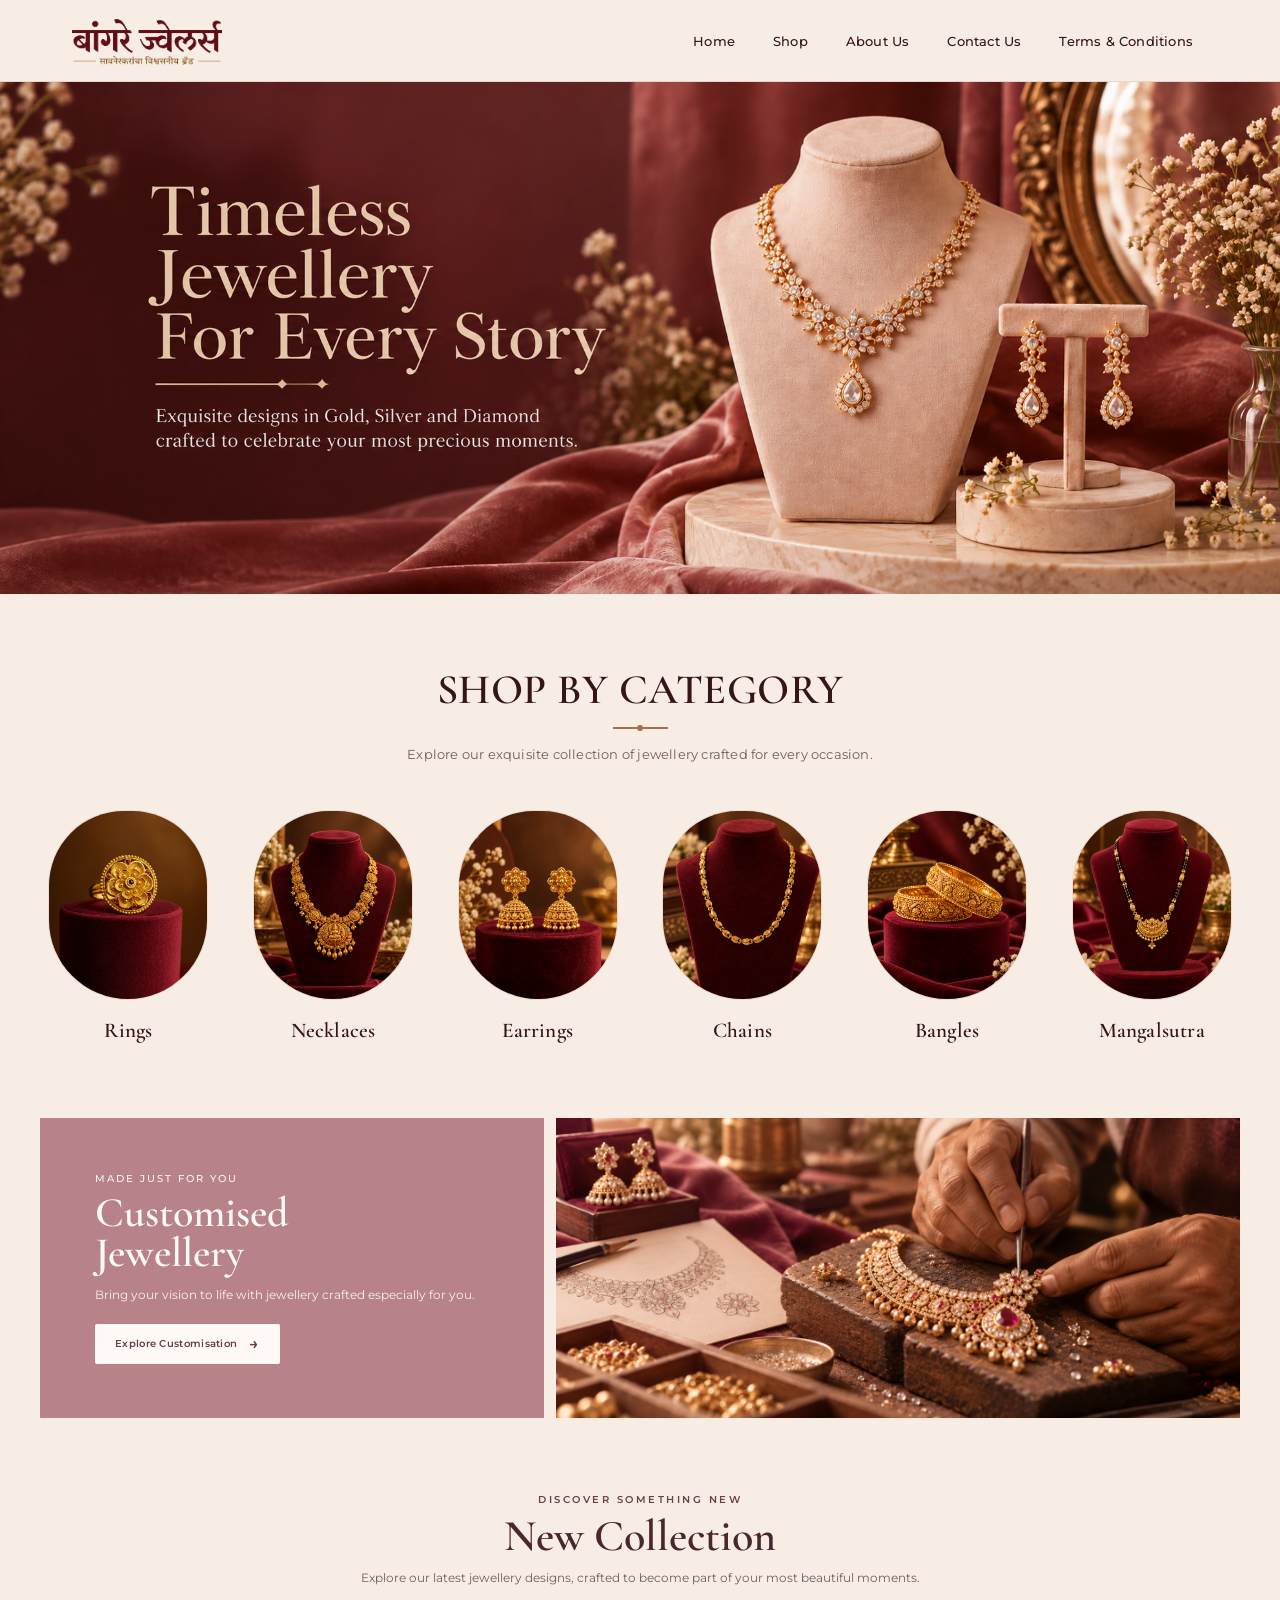
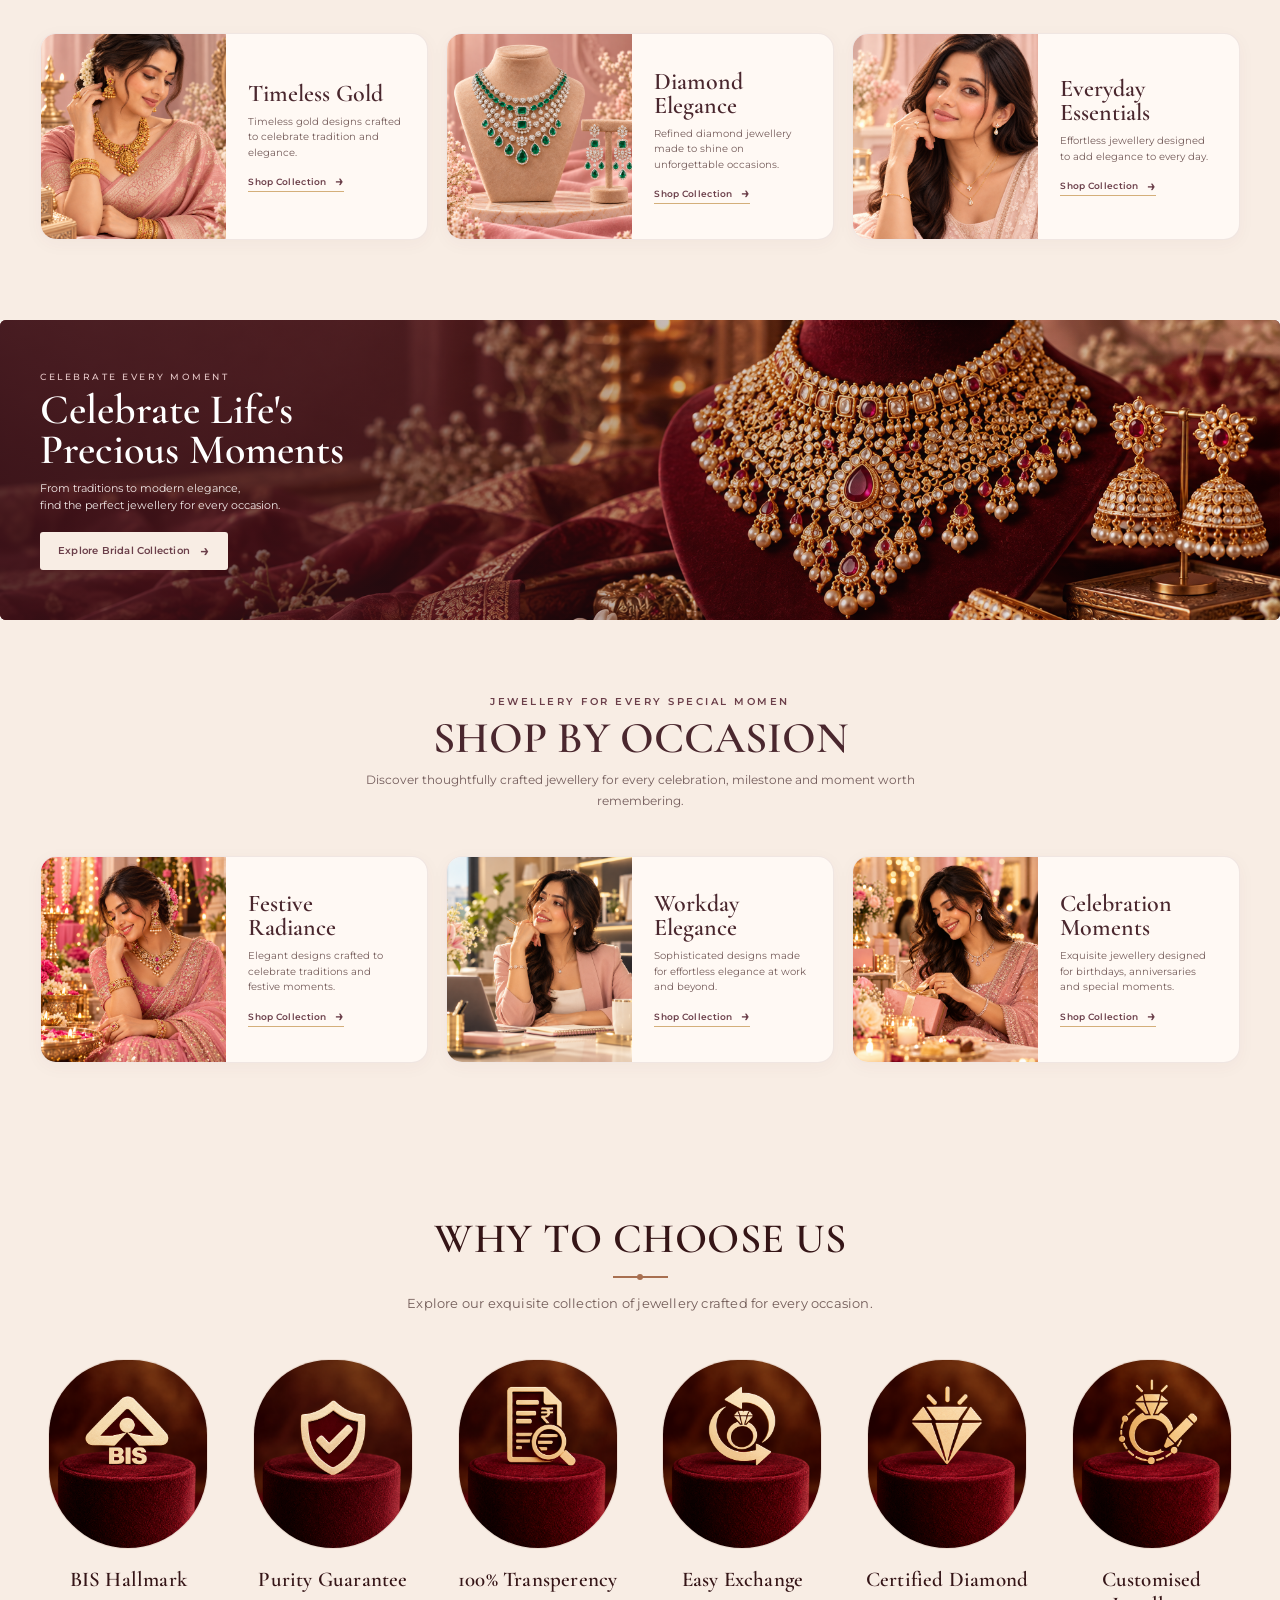
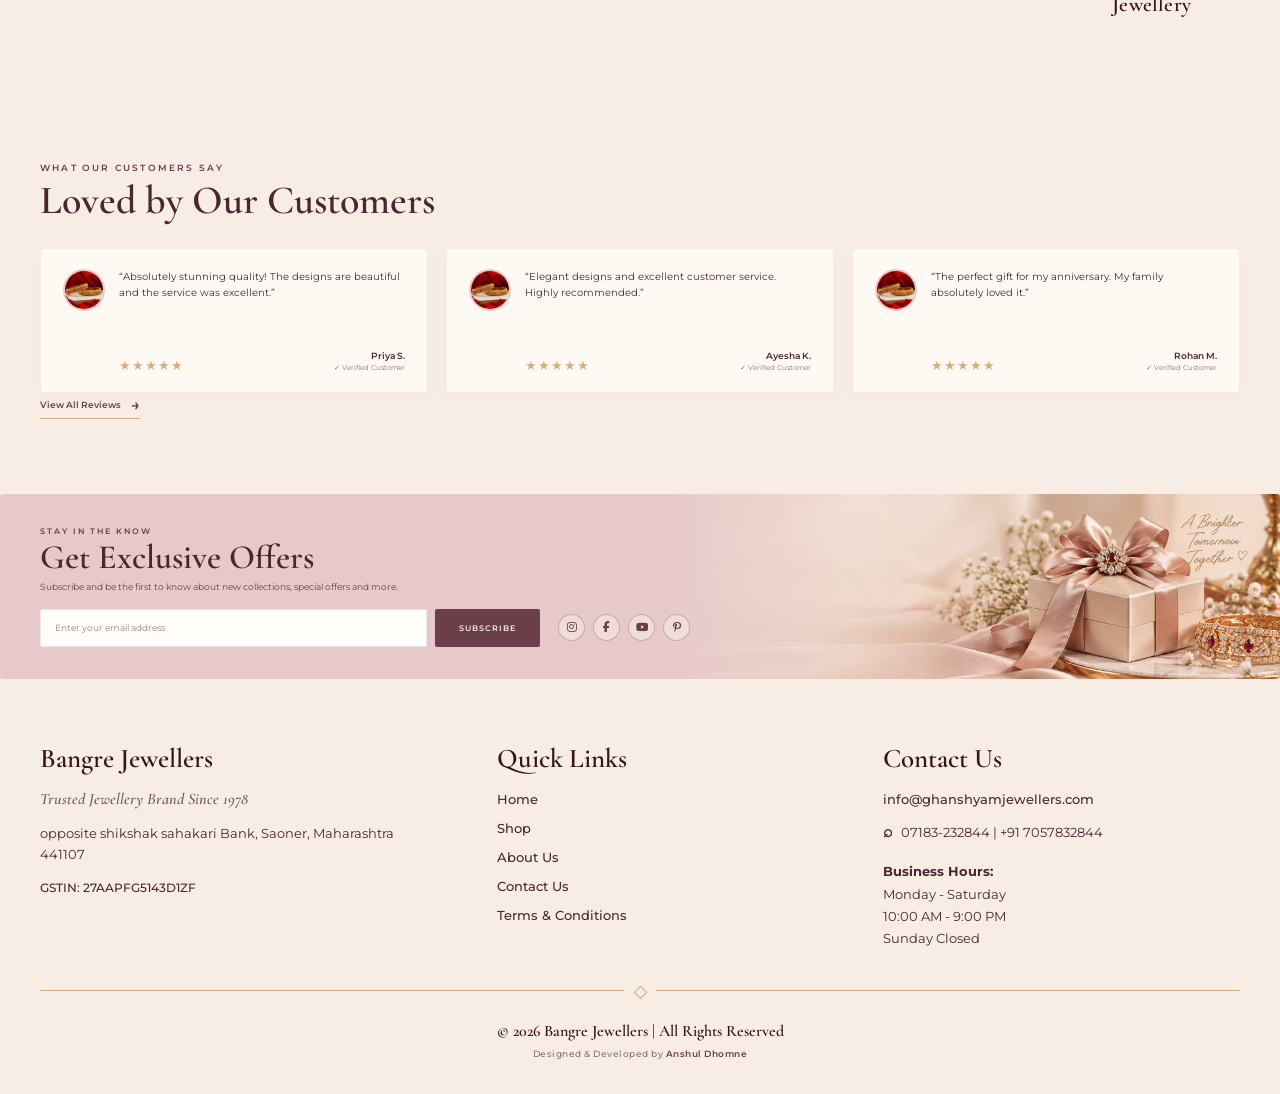
<file: index.html>
<!DOCTYPE html>
<html lang="en">

<head>
    <meta charset="UTF-8">
    <meta name="viewport" content="width=device-width, initial-scale=1.0">

    <title>Bangre Jewellers</title>

    <!-- Google Font -->
    <link rel="preconnect" href="https://fonts.googleapis.com">
    <link rel="preconnect" href="https://fonts.gstatic.com" crossorigin>

    <link
        href="https://fonts.googleapis.com/css2?family=Cormorant+Garamond:wght@400;500;600;700&family=Montserrat:wght@400;500;600&display=swap"
        rel="stylesheet">
    <link rel="stylesheet" href="https://cdnjs.cloudflare.com/ajax/libs/font-awesome/6.5.2/css/all.min.css">
    <!-- CSS -->
    <link rel="stylesheet" href="style/index.css">
</head>

<body>

    <!-- ================= HEADER START ================= -->

    <header class="header">

        <div class="header-container">

            <!-- LOGO -->
            <a href="#" class="logo">
                <img src="assets/logo/logo.png" alt="Bangre Jewellers">
            </a>


            <!-- NAVIGATION -->
            <nav class="navigation">

                <a href="index.html" class="nav-link ">
                    Home
                </a>

                <a href="collection.html" class="nav-link">
                    Shop
                </a>

                <a href="about.html" class="nav-link">
                    About Us
                </a>

                <a href="contact.html" class="nav-link">
                    Contact Us
                </a>

                <a href="termandcondition.html" class="nav-link">
                    Terms & Conditions
                </a>

            </nav>

        </div>

    </header>
    <!-- ================= HEADER END ================= -->

    <!-- ================= HERO / BANNER ================= -->

    <main>

        <section class="hero">

            <img src="assets/home/home_main_banner.png" alt="Luxury Jewellery Collection" class="hero-image">

            <!-- Optional overlay -->
            <div class="hero-overlay"></div>

        </section>

    </main>

    <!-- ================= HERO / BANNER END ================= -->

    <!-- ================= SHOP BY CATEGORY ================= -->

    <section class="shop-category">

        <div class="category-heading">

            <h2>Shop By Category</h2>

            <span class="heading-line"></span>

            <p>
                Explore our exquisite collection of jewellery
                crafted for every occasion.
            </p>

        </div>


        <div class="category-container">


            <!-- CATEGORY 1 -->
            <a href="#" class="category-card">

                <div class="category-image">

                    <img src="assets/shop_by_category/Gold_ring.png" alt="Rings">

                </div>

                <h3>Rings</h3>

            </a>


            <!-- CATEGORY 2 -->
            <a href="#" class="category-card">

                <div class="category-image">

                    <img src="assets/shop_by_category/gold_necklace.png" alt="Necklaces">

                </div>

                <h3>Necklaces</h3>

            </a>


            <!-- CATEGORY 3 -->
            <a href="#" class="category-card">

                <div class="category-image">

                    <img src="assets/shop_by_category/gold_earring.png" alt="Earrings">

                </div>

                <h3>Earrings</h3>

            </a>


            <!-- CATEGORY 4 -->
            <a href="#" class="category-card">

                <div class="category-image">

                    <img src="assets/shop_by_category/gold_chain.png" alt="Chains">

                </div>

                <h3>Chains</h3>

            </a>


            <!-- CATEGORY 5 -->

            <a href="#" class="category-card">

                <div class="category-image">

                    <img src="assets/shop_by_category/gold_bangles.png" alt="Bangles">

                </div>

                <h3>Bangles</h3>

            </a>


            <!-- CATEGORY 6 -->

            <a href="#" class="category-card">

                <div class="category-image">

                    <img src="assets/shop_by_category/gold_poth.png" alt="Mangalsutra">

                </div>

                <h3>Mangalsutra</h3>

            </a>


        </div>

    </section>

    <!-- ================= SHOP BY CATEGORY END ================= -->

    <!-- ================= CUSTOMISED JEWELLERY SECTION START ======= -->

    <section class="custom-jewellery">

        <div class="custom-content">

            <span class="custom-label">
                MADE JUST FOR YOU
            </span>

            <h2>
                Customised<br>
                Jewellery
            </h2>

            <p>
                Bring your vision to life with jewellery
                crafted especially for you.
            </p>

            <a href="#" class="custom-button">
                Explore Customisation
                <span>→</span>
            </a>

        </div>


        <div class="custom-image">

            <img src="assets/home/home_customised_jewellery.png" alt="Custom jewellery craftsmanship">

        </div>

    </section>

    <!-- ================= CUSTOMISED JEWELLERY SECTION END ======= -->


    <!-- ================NEW COLLECTION SECTION START ======= -->

    <section class="collection-section">

        <!-- SECTION HEADING -->

        <div class="collection-heading">

            <span class="collection-eyebrow">
                DISCOVER SOMETHING NEW
            </span>

            <h2>
                New Collection
            </h2>

            <p>
                Explore our latest jewellery designs, crafted
                to become part of your most beautiful moments.
            </p>

        </div>


        <!-- COLLECTION CARDS -->

        <div class="collection-container">


            <!-- ================= CARD 1 ================= -->

            <a href="#" class="collection-card">

                <div class="collection-image">

                    <img src="assets/new_collection/timeless_gold2.png" alt="New Gold Jewellery Collection">

                </div>


                <div class="collection-content">

                    <h3>
                        Timeless Gold
                    </h3>

                    <p>
                        Timeless gold designs crafted to celebrate tradition and elegance.
                    </p>

                    <span class="collection-shop">
                        Shop Collection
                        <span class="arrow">→</span>
                    </span>

                </div>

            </a>



            <!-- ================= CARD 2 ================= -->

            <a href="#" class="collection-card">

                <div class="collection-image">

                    <img src="assets/new_collection/diamond2.png" alt="Diamond Jewellery Collection">

                </div>


                <div class="collection-content">

                    <h3>
                        Diamond Elegance
                    </h3>

                    <p>
                        Refined diamond jewellery made to shine on unforgettable occasions.
                    </p>

                    <span class="collection-shop">
                        Shop Collection
                        <span class="arrow">→</span>
                    </span>

                </div>

            </a>



            <!-- ================= CARD 3 ================= -->

            <a href="#" class="collection-card">

                <div class="collection-image">

                    <img src="assets/new_collection/everyday2.png" alt="Bridal Jewellery Collection">

                </div>


                <div class="collection-content">

                    <h3>
                        Everyday Essentials
                    </h3>

                    <p>
                        Effortless jewellery designed to add elegance to every day.
                    </p>

                    <span class="collection-shop">
                        Shop Collection
                        <span class="arrow">→</span>
                    </span>

                </div>

            </a>

        </div>

    </section>

    <!-- ================ NEW COLLECTION SECTION END ======= -->

    <!-- ================FEATURED COLLECTION BANNER ============ -->

    <section class="featured-banner">

        <!-- BANNER IMAGE -->
        <img src="assets/home/home_future_collection.png" class="featured-banner-image">


        <!-- DARK OVERLAY -->
        <div class="featured-banner-overlay"></div>


        <!-- BANNER CONTENT -->
        <div class="featured-banner-content">

            <span class="featured-banner-label">
                CELEBRATE EVERY MOMENT
            </span>

            <h2>
                Celebrate Life's<br>
                Precious Moments
            </h2>

            <p>
                From traditions to modern elegance,<br>
                find the perfect jewellery for every occasion.
            </p>

            <a href="#" class="featured-banner-button">
                Explore Bridal Collection
                <span>→</span>
            </a>

        </div>

    </section>

    <!-- ================SHOP BY OCCASION START ======= -->

    <section class="collection-section">

        <!-- SECTION HEADING -->

        <div class="collection-heading">

            <span class="collection-eyebrow">
                JEWELLERY FOR EVERY SPECIAL MOMEN
            </span>

            <h2>
                SHOP BY OCCASION
            </h2>

            <p>
                Discover thoughtfully crafted jewellery for every celebration, milestone and moment worth remembering.
            </p>

        </div>


        <!-- COLLECTION CARDS -->

        <div class="collection-container">


            <!-- ================= CARD 1 ================= -->

            <a href="#" class="collection-card">

                <div class="collection-image">

                    <img src="assets/shop_by_occsion/festival2.png" alt="New Gold Jewellery Collection">

                </div>


                <div class="collection-content">

                    <h3>
                        Festive Radiance
                    </h3>

                    <p>
                        Elegant designs crafted to celebrate traditions and festive moments.
                    </p>

                    <span class="collection-shop">
                        Shop Collection
                        <span class="arrow">→</span>
                    </span>

                </div>

            </a>



            <!-- ================= CARD 2 ================= -->

            <a href="#" class="collection-card">

                <div class="collection-image">

                    <img src="assets/shop_by_occsion/workday.png" alt="Diamond Jewellery Collection">

                </div>


                <div class="collection-content">

                    <h3>
                        Workday Elegance
                    </h3>

                    <p>
                        Sophisticated designs made for effortless elegance at work and beyond.
                    </p>

                    <span class="collection-shop">
                        Shop Collection
                        <span class="arrow">→</span>
                    </span>

                </div>

            </a>



            <!-- ================= CARD 3 ================= -->

            <a href="#" class="collection-card">

                <div class="collection-image">

                    <img src="assets/shop_by_occsion/celebration.png" alt="Bridal Jewellery Collection">

                </div>


                <div class="collection-content">

                    <h3>
                        Celebration Moments
                    </h3>

                    <p>
                        Exquisite jewellery designed for birthdays, anniversaries and special moments.
                    </p>

                    <span class="collection-shop">
                        Shop Collection
                        <span class="arrow">→</span>
                    </span>

                </div>

            </a>

        </div>

    </section>

    <!-- ================ SHOP BY OCCASION END ======= -->


    <!-- ================= WHY TO CHOOSE US START ================= -->

    <section class="shop-category">

        <div class="category-heading">

            <h2>WHY TO CHOOSE US</h2>

            <span class="heading-line"></span>

            <p>
                Explore our exquisite collection of jewellery
                crafted for every occasion.
            </p>

        </div>


        <div class="category-container">


            <!-- CATEGORY 1 -->
            <a href="#" class="category-card">

                <div class="category-image">

                    <img src="assets/why_choose/bis.png" alt="Rings">

                </div>

                <h3>BIS Hallmark</h3>

            </a>


            <!-- CATEGORY 2 -->
            <a href="#" class="category-card">

                <div class="category-image">

                    <img src="assets/why_choose/trust.png" alt="Necklaces">

                </div>

                <h3>Purity Guarantee</h3>

            </a>


            <!-- CATEGORY 3 -->
            <a href="#" class="category-card">

                <div class="category-image">

                    <img src="assets/why_choose/transparancy.png" alt="Earrings">

                </div>

                <h3>100% Transperency</h3>

            </a>


            <!-- CATEGORY 4 -->
            <a href="#" class="category-card">

                <div class="category-image">

                    <img src="assets/why_choose/easyexchange.png" alt="Bangles">

                </div>

                <h3>Easy Exchange</h3>

            </a>


            <!-- CATEGORY 5 -->
            <a href="#" class="category-card">

                <div class="category-image">

                    <img src="assets/why_choose/diamond.png" alt="Chains">

                </div>

                <h3>Certified Diamond</h3>

            </a>


            <!-- CATEGORY 6 -->
            <a href="#" class="category-card">

                <div class="category-image">

                    <img src="assets/why_choose/customejewellery.png" alt="Mangalsutra">

                </div>

                <h3>Customised Jewellery</h3>

            </a>


        </div>

    </section>

    <!-- ================= WHY TO CHOOSE US END ================= -->


    <!-- =====================================================
     GOOGLE REVIEWS / CUSTOMER TESTIMONIALS
===================================================== -->

    <section class="reviews-section">

        <!-- SECTION HEADING -->

        <div class="reviews-header">

            <div class="reviews-title">

                <span class="reviews-eyebrow">
                    WHAT OUR CUSTOMERS SAY
                </span>

                <h2>
                    Loved by Our Customers
                </h2>

            </div>

        </div>


        <!-- =================================================
         REVIEW CARDS
    ================================================= -->

        <div class="reviews-container">


            <!-- REVIEW 1 -->

            <article class="review-card">

                <div class="review-top">

                    <img src="assets/shop_by_category/bangles.jpg" alt="Customer" class="review-avatar">

                    <div class="review-content">

                        <p class="review-text">
                            “Absolutely stunning quality!
                            The designs are beautiful and
                            the service was excellent.”
                        </p>

                    </div>

                </div>


                <div class="review-bottom">

                    <div class="review-stars">
                        ★★★★★
                    </div>

                    <div class="reviewer-info">

                        <strong>
                            Priya S.
                        </strong>

                        <span>
                            ✓ Verified Customer
                        </span>

                    </div>

                </div>

            </article>



            <!-- REVIEW 2 -->

            <article class="review-card">

                <div class="review-top">

                    <img src="assets/shop_by_category/bangles.jpg" alt="Customer" class="review-avatar">

                    <div class="review-content">

                        <p class="review-text">
                            “Elegant designs and excellent
                            customer service. Highly
                            recommended.”
                        </p>

                    </div>

                </div>


                <div class="review-bottom">

                    <div class="review-stars">
                        ★★★★★
                    </div>

                    <div class="reviewer-info">

                        <strong>
                            Ayesha K.
                        </strong>

                        <span>
                            ✓ Verified Customer
                        </span>

                    </div>

                </div>

            </article>



            <!-- REVIEW 3 -->

            <article class="review-card">

                <div class="review-top">

                    <img src="assets/shop_by_category/bangles.jpg" alt="Customer" class="review-avatar">

                    <div class="review-content">

                        <p class="review-text">
                            “The perfect gift for my
                            anniversary. My family
                            absolutely loved it.”
                        </p>

                    </div>

                </div>


                <div class="review-bottom">

                    <div class="review-stars">
                        ★★★★★
                    </div>

                    <div class="reviewer-info">

                        <strong>
                            Rohan M.
                        </strong>

                        <span>
                            ✓ Verified Customer
                        </span>

                    </div>

                </div>

            </article>


        </div>


        <!-- GOOGLE REVIEWS LINK -->

        <a href="#" class="google-review-button">

            View All Reviews

            <span>→</span>

        </a>

        </div>

    </section>


    <!-- =====================================================
     EXCLUSIVE OFFERS / NEWSLETTER START
===================================================== -->

    <section class="newsletter-section">

        <div class="newsletter-content">

            <!-- LEFT CONTENT -->

            <div class="newsletter-text">

                <span class="newsletter-eyebrow">
                    STAY IN THE KNOW
                </span>

                <h2>
                    Get Exclusive Offers
                </h2>

                <p>
                    Subscribe and be the first to know about new
                    collections, special offers and more.
                </p>

                <div class="newsletter-action-row">

                    <form class="newsletter-form">

                        <input type="email" placeholder="Enter your email address" required>

                        <button type="submit">
                            SUBSCRIBE
                        </button>

                    </form>


                    <!-- SOCIAL MEDIA -->

                    <div class="newsletter-social">

                        <a href="https://www.instagram.com/ghanshyamjewellers_/" target="_blank"
                            rel="noopener noreferrer" aria-label="Instagram">

                            <i class="fa-brands fa-instagram"></i>

                        </a>

                        <a href="#" target="_blank" rel="noopener noreferrer" aria-label="Facebook">

                            <i class="fa-brands fa-facebook-f"></i>

                        </a>

                        <a href="#" target="_blank" rel="noopener noreferrer" aria-label="YouTube">

                            <i class="fa-brands fa-youtube"></i>

                        </a>

                        <a href="#" target="_blank" rel="noopener noreferrer" aria-label="Pinterest">

                            <i class="fa-brands fa-pinterest-p"></i>

                        </a>

                    </div>

                </div>


            </div>


            <!-- RIGHT IMAGE -->

            <div class="newsletter-image">

                <img src="assets/home/home_email.png" alt="Exclusive jewellery offers">

            </div>

        </div>

    </section>

    <!-- =====================================================
     FOOTER START
===================================================== -->

    <footer class="site-footer">

        <div class="footer-container">

            <div class="footer-column footer-brand">

                <h3>Bangre Jewellers</h3>

                <p class="footer-tagline">
                    Trusted Jewellery Brand Since 1978
                </p>

                <p class="footer-address">
                    opposite shikshak sahakari Bank, Saoner, Maharashtra 441107
                </p>

                <p class="footer-gstin">
                    GSTIN: 27AAPFG5143D1ZF
                </p>

            </div>


            <div class="footer-column footer-links">

                <h3>Quick Links</h3>

                <ul>
                    <li>
                        <a href="index.html">Home</a>
                    </li>

                    <li>
                        <a href="shop.html">Shop</a>
                    </li>

                    <li>
                        <a href="about.html">About Us</a>
                    </li>

                    <li>
                        <a href="contact.html">Contact Us</a>
                    </li>

                    <li>
                        <a href="terms.html">Terms &amp; Conditions</a>
                    </li>
                </ul>

            </div>


            <div class="footer-column footer-contact">

                <h3>Contact Us</h3>

                <a href="mailto:info@ghanshyamjewellers.com" class="footer-email">
                    info@ghanshyamjewellers.com
                </a>

                <p class="footer-phone">
                    <span>⌕</span>
                    07183-232844 | +91 7057832844
                </p>

                <div class="business-hours">

                    <strong>Business Hours:</strong>

                    <span>Monday - Saturday</span>

                    <span>10:00 AM - 9:00 PM</span>

                    <span>Sunday Closed</span>

                </div>

            </div>

        </div>


        <div class="footer-divider">
            <span>◇</span>
        </div>


        <!-- COPYRIGHT -->
        <!-- COPYRIGHT -->
        <div class="footer-bottom">

            <p>
                © 2026 Bangre Jewellers | All Rights Reserved
            </p>

            <span class="footer-credit">
                Designed &amp; Developed by <strong>Anshul Dhomne</strong>
            </span>

        </div>

    </footer>

    <!-- =====================================================
     FOOTER END
===================================================== -->





</body>

</html>
</file>
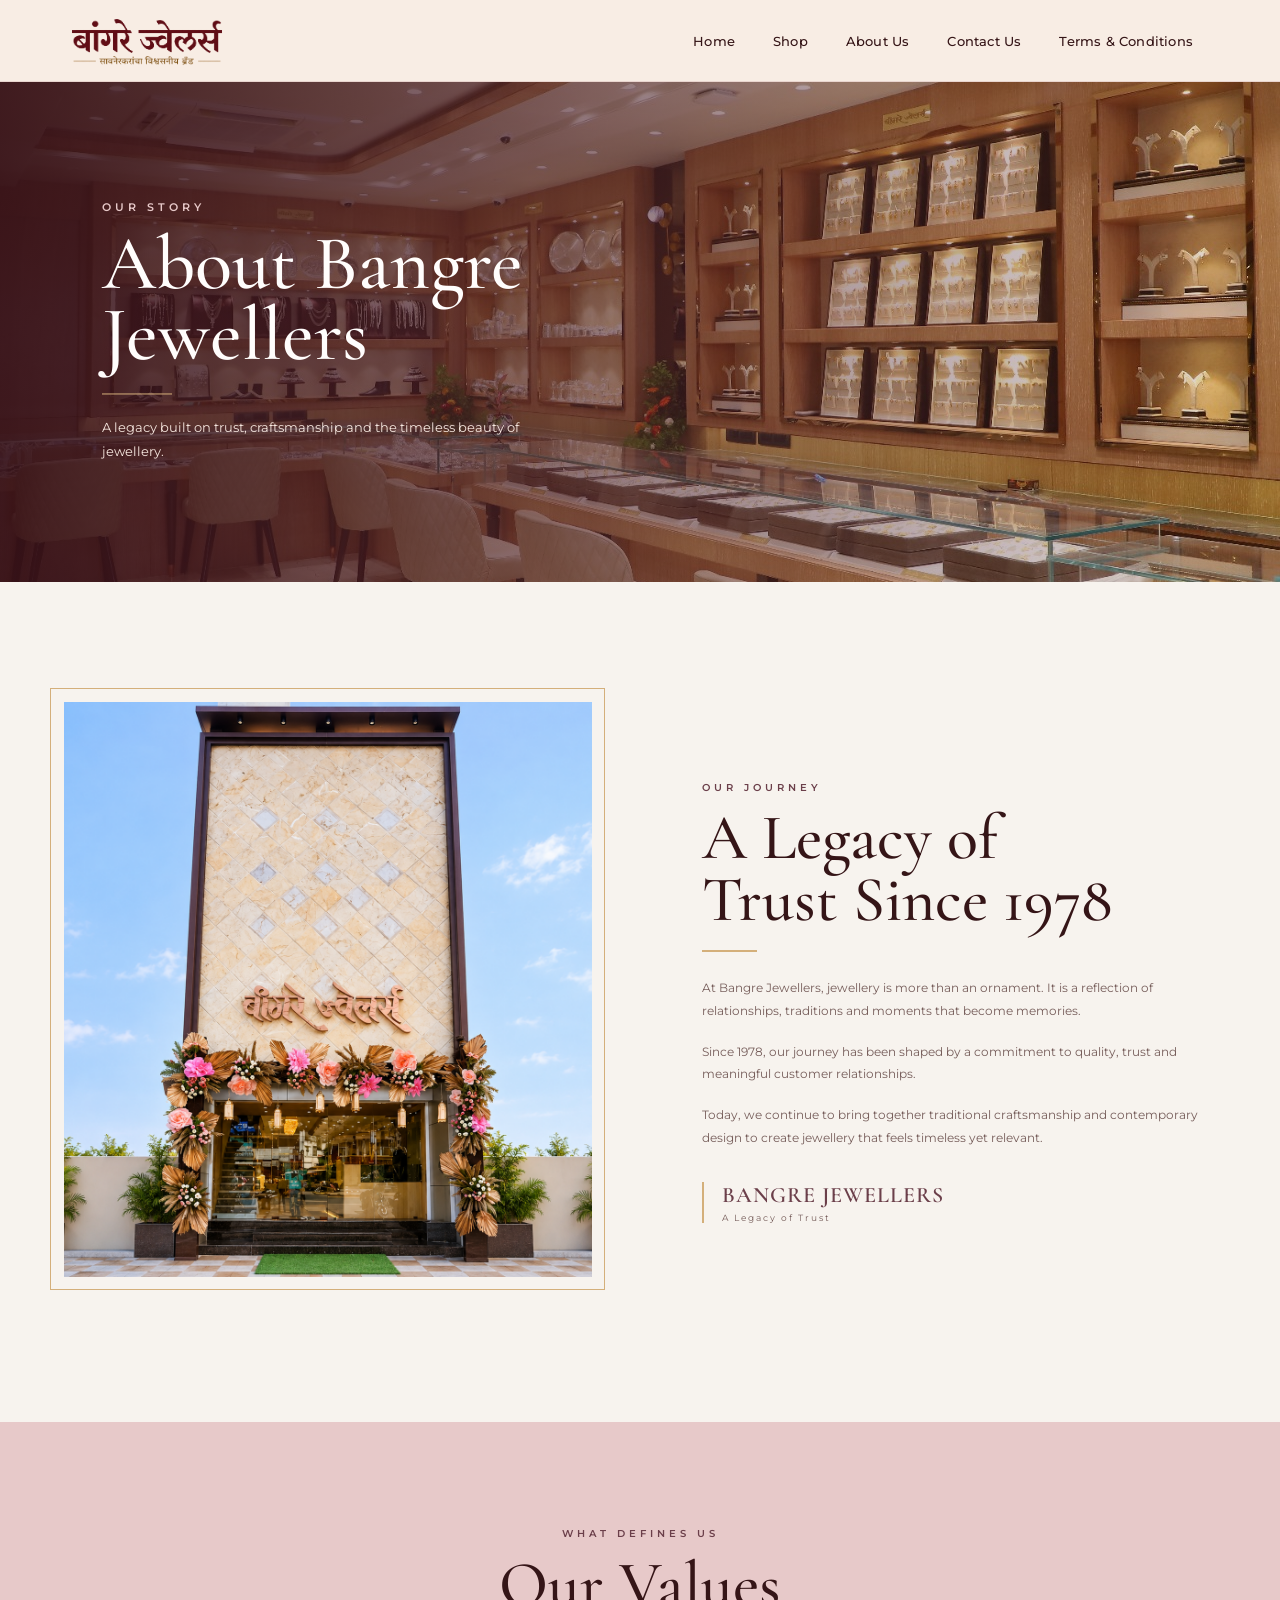
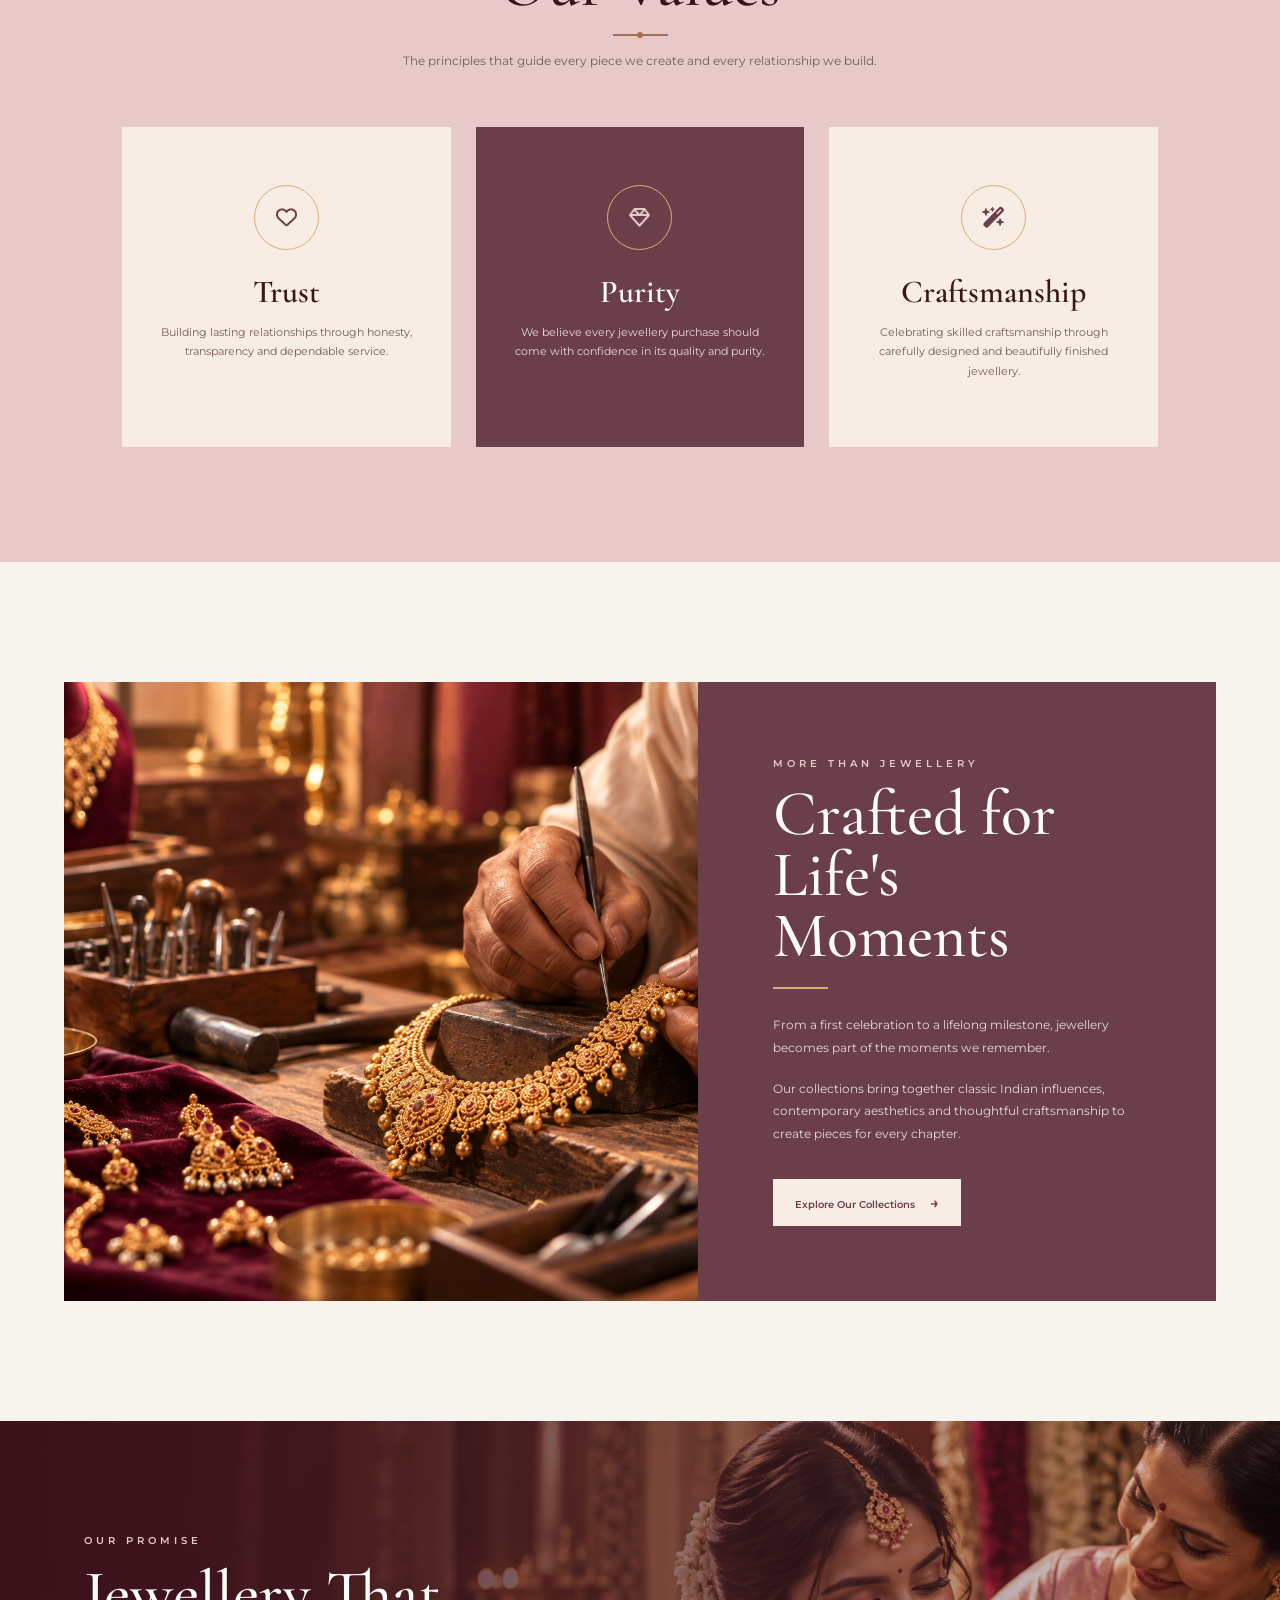
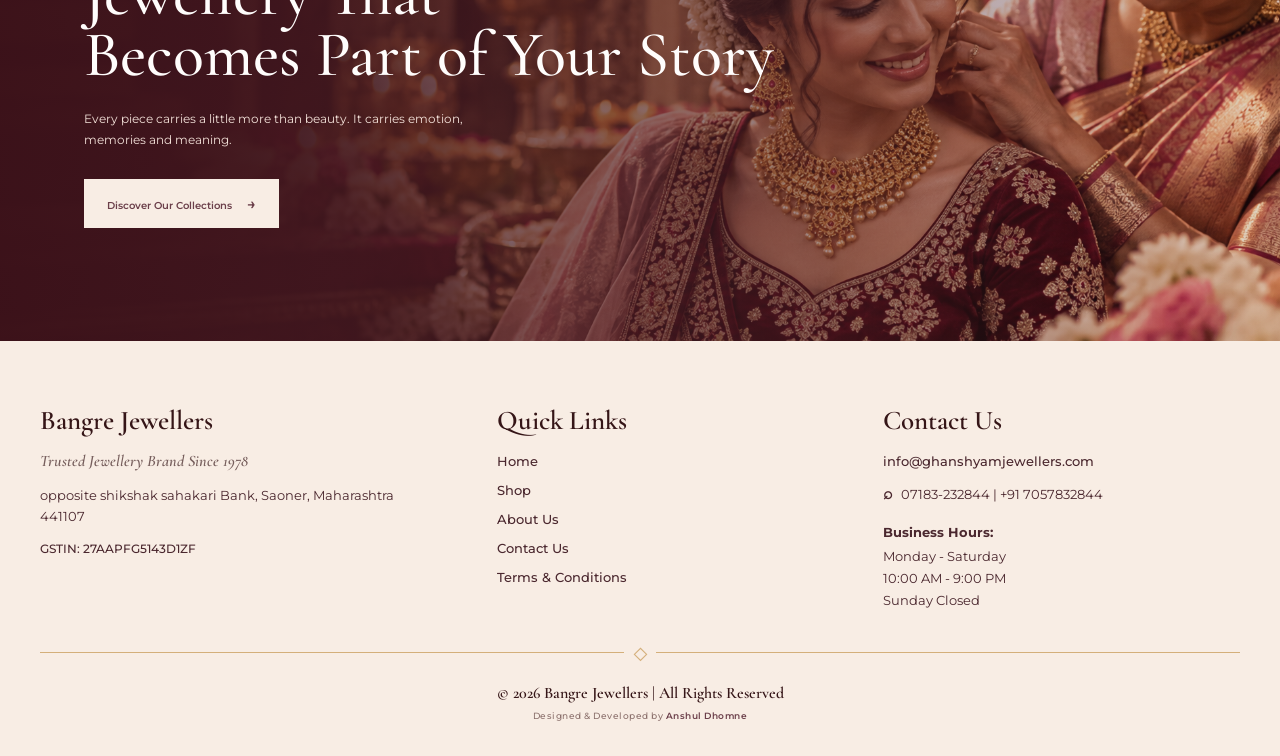
<file: about.html>
<!DOCTYPE html>
<html lang="en">

<head>

    <meta charset="UTF-8">
    <meta name="viewport" content="width=device-width, initial-scale=1.0">

    <title>About Us | Bangre Jewellers</title>

    <!-- Google Fonts -->
    <link rel="preconnect" href="https://fonts.googleapis.com">
    <link rel="preconnect" href="https://fonts.gstatic.com" crossorigin>

    <link
        href="https://fonts.googleapis.com/css2?family=Cormorant+Garamond:wght@400;500;600;700&family=Montserrat:wght@400;500;600&display=swap"
        rel="stylesheet">

    <!-- Font Awesome -->
    <link rel="stylesheet" href="https://cdnjs.cloudflare.com/ajax/libs/font-awesome/6.5.2/css/all.min.css">

    <!-- About CSS -->
    <link rel="stylesheet" href="style/about.css">
    <link rel="stylesheet" href="style/index.css">

</head>


<body>


    <!-- ================= HEADER START ================= -->

    <header class="header">

        <div class="header-container">

            <!-- LOGO -->
            <a href="#" class="logo">
                <img src="assets/logo/logo.png" alt="Bangre Jewellers">
            </a>


            <!-- NAVIGATION -->
            <nav class="navigation">

                <a href="index.html" class="nav-link ">
                    Home
                </a>

                <a href="collection.html" class="nav-link">
                    Shop
                </a>

                <a href="about.html" class="nav-link">
                    About Us
                </a>

                <a href="contact.html" class="nav-link">
                    Contact Us
                </a>

                <a href="termandcondition.html" class="nav-link">
                    Terms & Conditions
                </a>

            </nav>

        </div>

    </header>
    <!-- ================= HEADER END ================= -->



    <!-- =====================================================
         ABOUT HERO
    ====================================================== -->

    <main>

        <section class="about-hero">

            <img src="assets/about/about_hero.jpg" alt="Bangre Jewellers" class="about-hero-image">


            <div class="about-hero-overlay"></div>


            <div class="about-hero-content">

                <span class="about-eyebrow">
                    OUR STORY
                </span>

                <h1>
                    About Bangre<br>
                    Jewellers
                </h1>

                <span class="hero-line"></span>

                <p>
                    A legacy built on trust, craftsmanship
                    and the timeless beauty of jewellery.
                </p>

            </div>

        </section>



        <!-- =====================================================
             STORY SECTION
        ====================================================== -->

        <section class="story-section">

            <div class="story-image">

                <img src="assets/about/shop.png" alt="Bangre Jewellers Heritage">

                <div class="story-image-frame"></div>

            </div>


            <div class="story-content">

                <span class="section-eyebrow">
                    OUR JOURNEY
                </span>

                <h2>
                    A Legacy of<br>
                    Trust Since 1978
                </h2>

                <span class="section-line"></span>

                <p>
                    At Bangre Jewellers, jewellery is more than
                    an ornament. It is a reflection of relationships,
                    traditions and moments that become memories.
                </p>

                <p>
                    Since 1978, our journey has been shaped by
                    a commitment to quality, trust and meaningful
                    customer relationships.
                </p>

                <p>
                    Today, we continue to bring together traditional
                    craftsmanship and contemporary design to create
                    jewellery that feels timeless yet relevant.
                </p>


                <div class="story-signature">

                    <span>
                        BANGRE JEWELLERS
                    </span>

                    <small>
                        A Legacy of Trust
                    </small>

                </div>

            </div>

        </section>



        <!-- =====================================================
             VALUES
        ====================================================== -->

        <section class="values-section">

            <div class="section-heading">

                <span class="section-eyebrow">
                    WHAT DEFINES US
                </span>

                <h2>
                    Our Values
                </h2>

                <span class="heading-line"></span>

                <p>
                    The principles that guide every piece we create
                    and every relationship we build.
                </p>

            </div>


            <div class="values-grid">


                <!-- VALUE 1 -->

                <div class="value-card">

                    <div class="value-icon">
                        <i class="fa-regular fa-heart"></i>
                    </div>

                    <h3>
                        Trust
                    </h3>

                    <p>
                        Building lasting relationships through
                        honesty, transparency and dependable service.
                    </p>

                </div>



                <!-- VALUE 2 -->

                <div class="value-card featured-value">

                    <div class="value-icon">
                        <i class="fa-regular fa-gem"></i>
                    </div>

                    <h3>
                        Purity
                    </h3>

                    <p>
                        We believe every jewellery purchase should
                        come with confidence in its quality and purity.
                    </p>

                </div>



                <!-- VALUE 3 -->

                <div class="value-card">

                    <div class="value-icon">
                        <i class="fa-solid fa-wand-magic-sparkles"></i>
                    </div>

                    <h3>
                        Craftsmanship
                    </h3>

                    <p>
                        Celebrating skilled craftsmanship through
                        carefully designed and beautifully finished jewellery.
                    </p>

                </div>

            </div>

        </section>



        <!-- =====================================================
             MORE THAN JEWELLERY
        ====================================================== -->

        <section class="heritage-section">

            <div class="heritage-image">

                <img src="assets/about/craft.png" alt="Jewellery craftsmanship">

            </div>


            <div class="heritage-content">

                <span class="section-eyebrow">
                    MORE THAN JEWELLERY
                </span>

                <h2>
                    Crafted for<br>
                    Life's Moments
                </h2>

                <span class="section-line"></span>

                <p>
                    From a first celebration to a lifelong milestone,
                    jewellery becomes part of the moments we remember.
                </p>

                <p>
                    Our collections bring together classic Indian
                    influences, contemporary aesthetics and thoughtful
                    craftsmanship to create pieces for every chapter.
                </p>


                <a href="collection.html" class="heritage-button">

                    Explore Our Collections

                    <span>
                        →
                    </span>

                </a>

            </div>

        </section>





































 <!-- ouner md direct image and info -->










































        <!-- =====================================================
             PROMISE SECTION
        ====================================================== -->

        <section class="promise-section">

            <div class="promise-overlay"></div>

            <img src="assets/about/promise.png" alt="Bangre Jewellers Promise" class="promise-image">


            <div class="promise-content">

                <span>
                    OUR PROMISE
                </span>

                <h2>
                    Jewellery That<br>
                    Becomes Part of Your Story
                </h2>

                <p>
                    Every piece carries a little more than beauty.
                    It carries emotion, memories and meaning.
                </p>

                <a href="collection.html" class="promise-button">

                    Discover Our Collections

                    <span>
                        →
                    </span>

                </a>

            </div>

        </section>

    </main>



    <!-- =====================================================
     FOOTER START
===================================================== -->

    <footer class="site-footer">

        <div class="footer-container">

            <div class="footer-column footer-brand">

                <h3>Bangre Jewellers</h3>

                <p class="footer-tagline">
                    Trusted Jewellery Brand Since 1978
                </p>

                <p class="footer-address">
                    opposite shikshak sahakari Bank, Saoner, Maharashtra 441107
                </p>

                <p class="footer-gstin">
                    GSTIN: 27AAPFG5143D1ZF
                </p>

            </div>


            <div class="footer-column footer-links">

                <h3>Quick Links</h3>

                <ul>
                    <li>
                        <a href="index.html">Home</a>
                    </li>

                    <li>
                        <a href="shop.html">Shop</a>
                    </li>

                    <li>
                        <a href="about.html">About Us</a>
                    </li>

                    <li>
                        <a href="contact.html">Contact Us</a>
                    </li>

                    <li>
                        <a href="terms.html">Terms &amp; Conditions</a>
                    </li>
                </ul>

            </div>


            <div class="footer-column footer-contact">

                <h3>Contact Us</h3>

                <a href="mailto:info@ghanshyamjewellers.com" class="footer-email">
                    info@ghanshyamjewellers.com
                </a>

                <p class="footer-phone">
                    <span>⌕</span>
                    07183-232844 | +91 7057832844
                </p>

                <div class="business-hours">

                    <strong>Business Hours:</strong>

                    <span>Monday - Saturday</span>

                    <span>10:00 AM - 9:00 PM</span>

                    <span>Sunday Closed</span>

                </div>

            </div>

        </div>


        <div class="footer-divider">
            <span>◇</span>
        </div>


        <!-- COPYRIGHT -->
        <!-- COPYRIGHT -->
        <div class="footer-bottom">

            <p>
                © 2026 Bangre Jewellers | All Rights Reserved
            </p>

            <span class="footer-credit">
                Designed &amp; Developed by <strong>Anshul Dhomne</strong>
            </span>

        </div>

    </footer>

    <!-- =====================================================
     FOOTER END
===================================================== -->



</body>

</html>
</file>
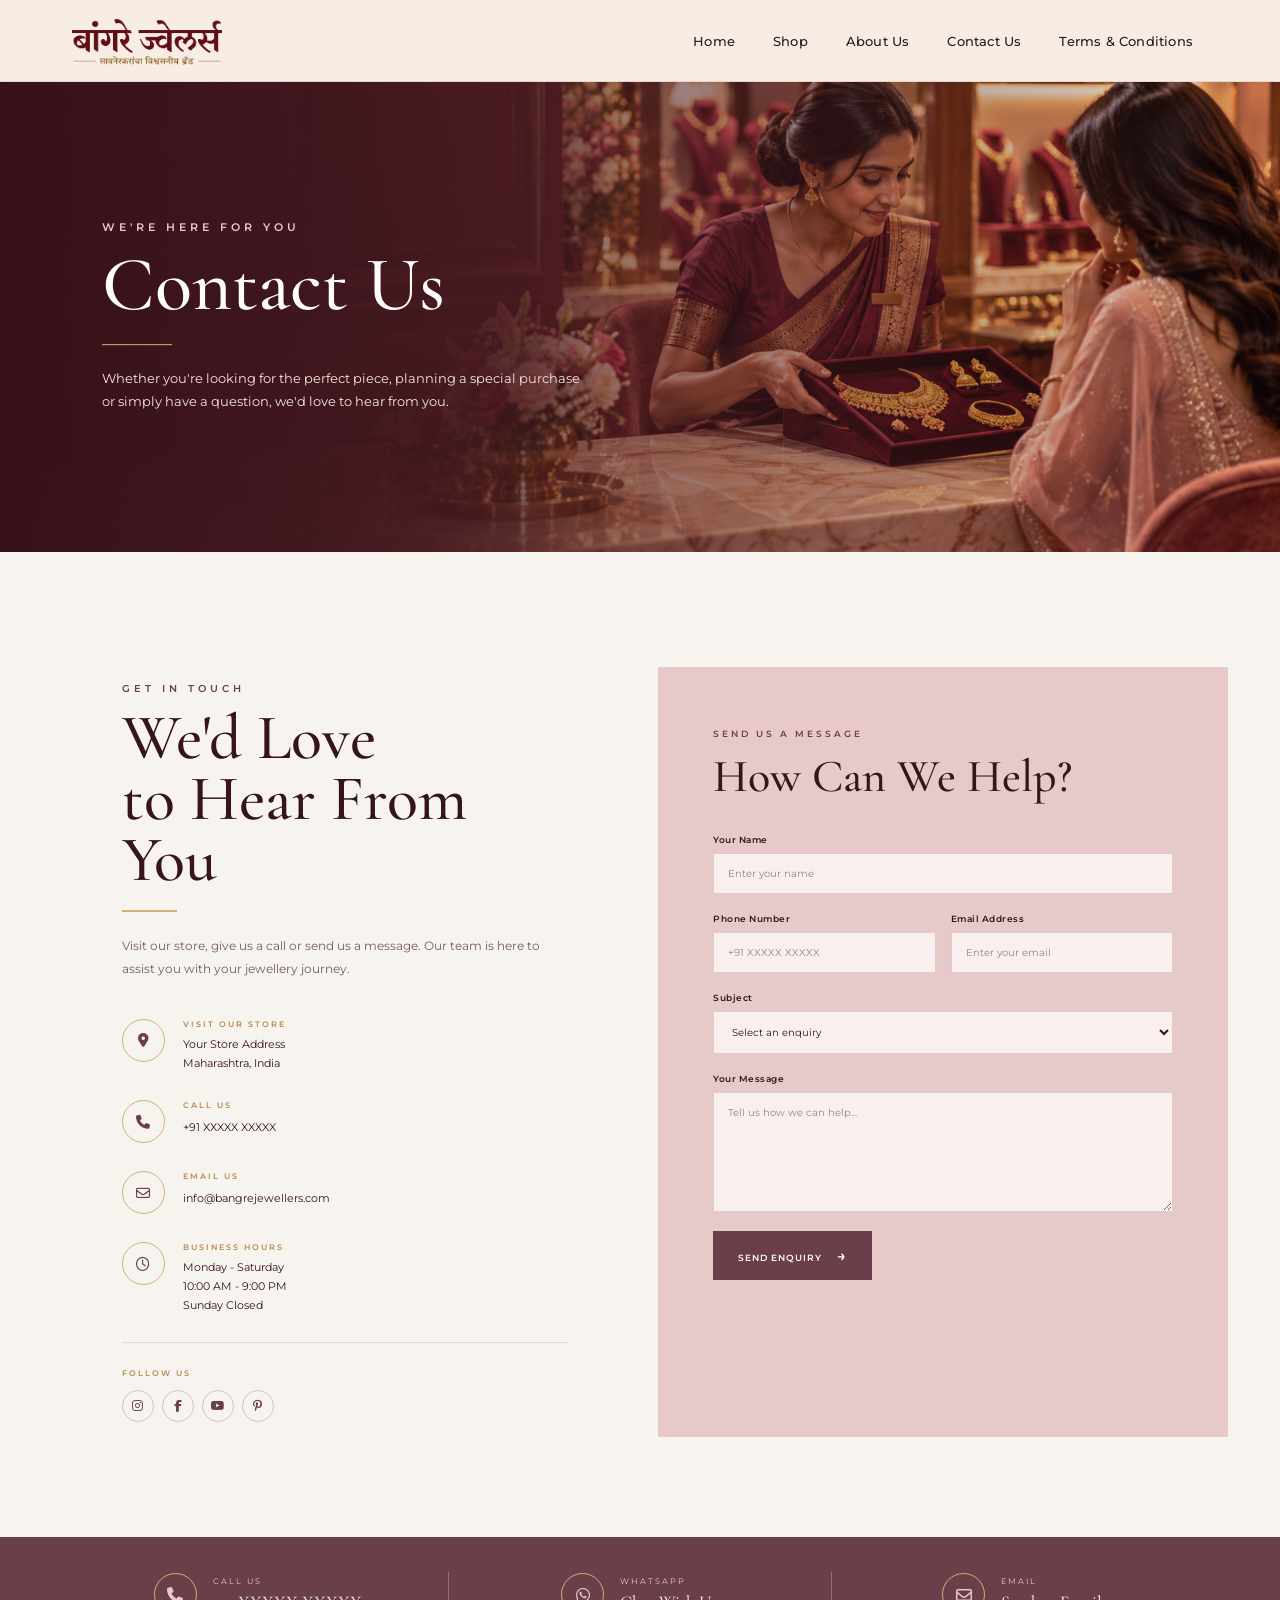
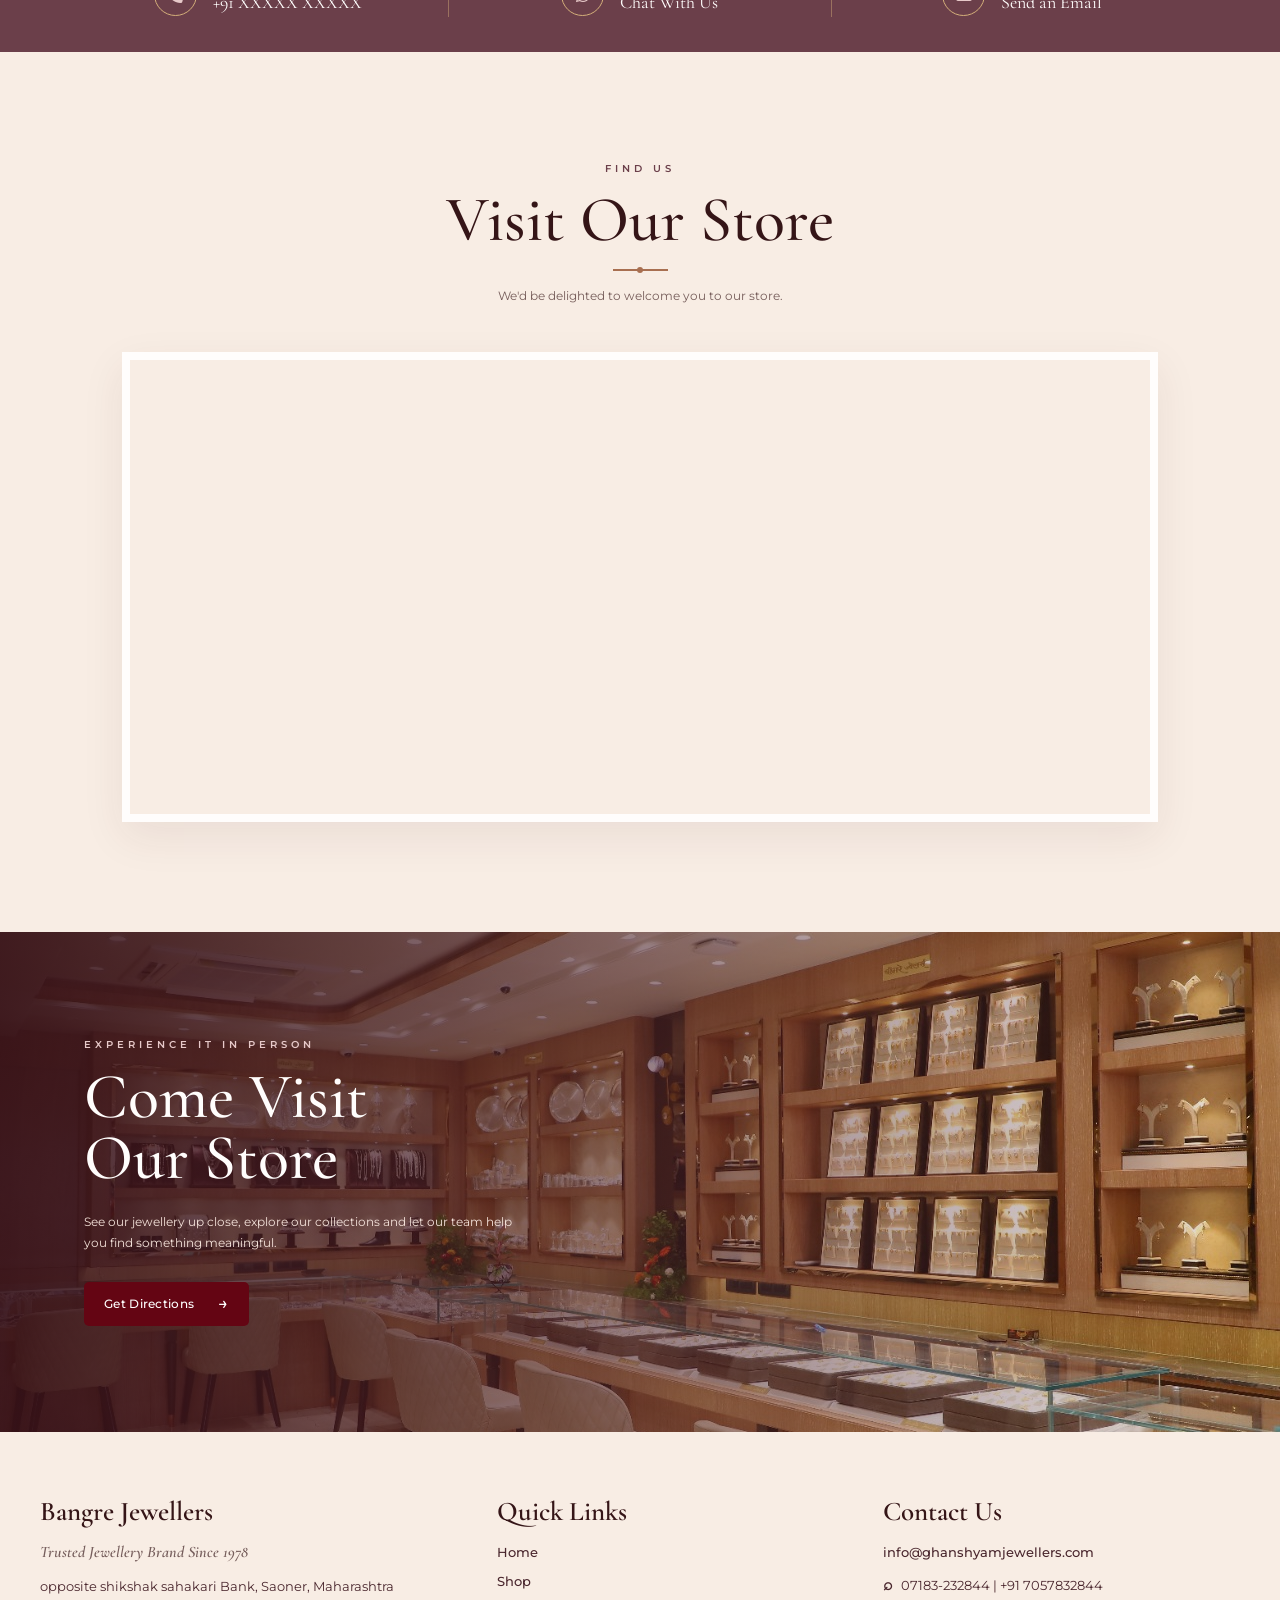
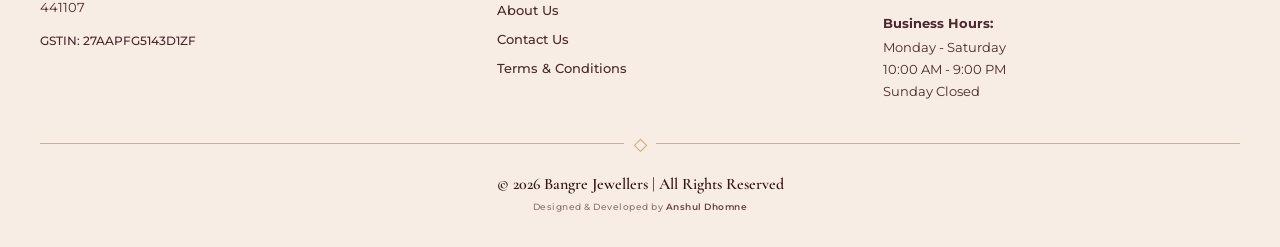
<file: contact.html>
<!DOCTYPE html>
<html lang="en">

<head>

    <meta charset="UTF-8">
    <meta name="viewport" content="width=device-width, initial-scale=1.0">

    <title>Contact Us | Bangre Jewellers</title>

    <!-- Google Fonts -->
    <link rel="preconnect" href="https://fonts.googleapis.com">
    <link rel="preconnect" href="https://fonts.gstatic.com" crossorigin>

    <link
        href="https://fonts.googleapis.com/css2?family=Cormorant+Garamond:wght@400;500;600;700&family=Montserrat:wght@400;500;600&display=swap"
        rel="stylesheet">

    <!-- Font Awesome -->
    <link rel="stylesheet" href="https://cdnjs.cloudflare.com/ajax/libs/font-awesome/6.5.2/css/all.min.css">

    <!-- Contact CSS -->
    <link rel="stylesheet" href="style/contact.css">
    <link rel="stylesheet" href="style/index.css">

</head>


<body>


    <!-- ================= HEADER START ================= -->

    <header class="header">

        <div class="header-container">

            <!-- LOGO -->
            <a href="#" class="logo">
                <img src="assets/logo/logo.png" alt="Bangre Jewellers">
            </a>


            <!-- NAVIGATION -->
            <nav class="navigation">

                <a href="index.html" class="nav-link ">
                    Home
                </a>

                <a href="collection.html" class="nav-link">
                    Shop
                </a>

                <a href="about.html" class="nav-link">
                    About Us
                </a>

                <a href="contact.html" class="nav-link">
                    Contact Us
                </a>

                <a href="termandcondition.html" class="nav-link">
                    Terms & Conditions
                </a>

            </nav>

        </div>

    </header>
    <!-- ================= HEADER END ================= -->



    <!-- =====================================================
         CONTACT HERO
    ====================================================== -->

    <main>

        <section class="contact-hero">

            <img src="assets/contact/contact.png" alt="Contact Bangre Jewellers" class="contact-hero-image">


            <div class="contact-hero-overlay"></div>


            <div class="contact-hero-content">

                <span class="contact-eyebrow">
                    WE'RE HERE FOR YOU
                </span>

                <h1>
                    Contact Us
                </h1>

                <span class="hero-line"></span>

                <p>
                    Whether you're looking for the perfect piece,
                    planning a special purchase or simply have a
                    question, we'd love to hear from you.
                </p>

            </div>

        </section>



        <!-- =====================================================
             CONTACT INFORMATION + FORM
        ====================================================== -->

        <section class="contact-main">

            <div class="contact-wrapper">


                <!-- =================================================
                     LEFT INFORMATION
                ================================================== -->

                <div class="contact-information">

                    <span class="section-eyebrow">
                        GET IN TOUCH
                    </span>

                    <h2>
                        We'd Love<br>
                        to Hear From You
                    </h2>

                    <span class="section-line"></span>

                    <p class="contact-intro">
                        Visit our store, give us a call or send us
                        a message. Our team is here to assist you
                        with your jewellery journey.
                    </p>



                    <!-- STORE -->

                    <div class="contact-detail">

                        <div class="detail-icon">

                            <i class="fa-solid fa-location-dot"></i>

                        </div>

                        <div>

                            <span class="detail-label">
                                VISIT OUR STORE
                            </span>

                            <p>
                                Your Store Address<br>
                                Maharashtra, India
                            </p>

                        </div>

                    </div>



                    <!-- PHONE -->

                    <div class="contact-detail">

                        <div class="detail-icon">

                            <i class="fa-solid fa-phone"></i>

                        </div>

                        <div>

                            <span class="detail-label">
                                CALL US
                            </span>

                            <a href="tel:+91XXXXXXXXXX">
                                +91 XXXXX XXXXX
                            </a>

                        </div>

                    </div>



                    <!-- EMAIL -->

                    <div class="contact-detail">

                        <div class="detail-icon">

                            <i class="fa-regular fa-envelope"></i>

                        </div>

                        <div>

                            <span class="detail-label">
                                EMAIL US
                            </span>

                            <a href="mailto:info@bangrejewellers.com">
                                info@bangrejewellers.com
                            </a>

                        </div>

                    </div>



                    <!-- HOURS -->

                    <div class="contact-detail">

                        <div class="detail-icon">

                            <i class="fa-regular fa-clock"></i>

                        </div>

                        <div>

                            <span class="detail-label">
                                BUSINESS HOURS
                            </span>

                            <p>
                                Monday - Saturday<br>
                                10:00 AM - 9:00 PM<br>
                                Sunday Closed
                            </p>

                        </div>

                    </div>



                    <!-- SOCIAL -->

                    <div class="contact-social">

                        <span>
                            FOLLOW US
                        </span>

                        <div class="social-icons">

                            <a href="#" target="_blank" aria-label="Instagram">

                                <i class="fa-brands fa-instagram"></i>

                            </a>

                            <a href="#" target="_blank" aria-label="Facebook">

                                <i class="fa-brands fa-facebook-f"></i>

                            </a>

                            <a href="#" target="_blank" aria-label="YouTube">

                                <i class="fa-brands fa-youtube"></i>

                            </a>

                            <a href="#" target="_blank" aria-label="Pinterest">

                                <i class="fa-brands fa-pinterest-p"></i>

                            </a>

                        </div>

                    </div>

                </div>



                <!-- =================================================
                     CONTACT FORM
                ================================================== -->

                <div class="contact-form-wrapper">

                    <div class="form-heading">

                        <span>
                            SEND US A MESSAGE
                        </span>

                        <h2>
                            How Can We Help?
                        </h2>

                    </div>


                    <form class="contact-form">


                        <!-- NAME -->

                        <div class="form-group">

                            <label for="name">
                                Your Name
                            </label>

                            <input type="text" id="name" name="name" placeholder="Enter your name" required>

                        </div>



                        <!-- PHONE + EMAIL -->

                        <div class="form-row">

                            <div class="form-group">

                                <label for="phone">
                                    Phone Number
                                </label>

                                <input type="tel" id="phone" name="phone" placeholder="+91 XXXXX XXXXX" required>

                            </div>


                            <div class="form-group">

                                <label for="email">
                                    Email Address
                                </label>

                                <input type="email" id="email" name="email" placeholder="Enter your email">

                            </div>

                        </div>



                        <!-- SUBJECT -->

                        <div class="form-group">

                            <label for="subject">
                                Subject
                            </label>

                            <select id="subject" name="subject">

                                <option value="">
                                    Select an enquiry
                                </option>

                                <option value="gold">
                                    Gold Jewellery
                                </option>

                                <option value="diamond">
                                    Diamond Jewellery
                                </option>

                                <option value="silver">
                                    Silver Jewellery
                                </option>

                                <option value="custom">
                                    Custom Jewellery
                                </option>

                                <option value="other">
                                    Other Enquiry
                                </option>

                            </select>

                        </div>



                        <!-- MESSAGE -->

                        <div class="form-group">

                            <label for="message">
                                Your Message
                            </label>

                            <textarea id="message" name="message" rows="5"
                                placeholder="Tell us how we can help..."></textarea>

                        </div>



                        <!-- BUTTON -->

                        <button type="submit" class="submit-button">

                            SEND ENQUIRY

                            <span>
                                →
                            </span>

                        </button>

                    </form>

                </div>

            </div>

        </section>



        <!-- =====================================================
             QUICK CONTACT STRIP
        ====================================================== -->

        <section class="quick-contact">

            <div class="quick-contact-item">

                <div class="quick-icon">

                    <i class="fa-solid fa-phone"></i>

                </div>

                <div>

                    <span>
                        CALL US
                    </span>

                    <a href="tel:+91XXXXXXXXXX">
                        +91 XXXXX XXXXX
                    </a>

                </div>

            </div>



            <div class="quick-divider"></div>



            <div class="quick-contact-item">

                <div class="quick-icon">

                    <i class="fa-brands fa-whatsapp"></i>

                </div>

                <div>

                    <span>
                        WHATSAPP
                    </span>

                    <a href="https://wa.me/91XXXXXXXXXX" target="_blank">

                        Chat With Us

                    </a>

                </div>

            </div>



            <div class="quick-divider"></div>



            <div class="quick-contact-item">

                <div class="quick-icon">

                    <i class="fa-regular fa-envelope"></i>

                </div>

                <div>

                    <span>
                        EMAIL
                    </span>

                    <a href="mailto:info@bangrejewellers.com">
                        Send an Email
                    </a>

                </div>

            </div>

        </section>



        <!-- =====================================================
             MAP
        ====================================================== -->

        <section class="map-section">

            <div class="section-heading">

                <span class="section-eyebrow">
                    FIND US
                </span>

                <h2>
                    Visit Our Store
                </h2>

                <span class="heading-line"></span>

                <p>
                    We'd be delighted to welcome you
                    to our store.
                </p>

            </div>


            <div class="map-wrapper">

                <!-- Replace this iframe with your actual Google Maps embed -->

                <iframe src="https://www.google.com/maps?q=Saoner%2C%20Maharashtra&output=embed" loading="lazy"
                    allowfullscreen referrerpolicy="no-referrer-when-downgrade">
                </iframe>

            </div>

        </section>



        <!-- =====================================================
             VISIT STORE CTA
        ====================================================== -->

        <section class="visit-section">

            <img src="assets/about/about_hero.jpg" alt="Visit Bangre Jewellers" class="visit-image">


            <div class="visit-overlay"></div>


            <div class="visit-content">

                <span>
                    EXPERIENCE IT IN PERSON
                </span>

                <h2>
                    Come Visit<br>
                    Our Store
                </h2>

                <p>
                    See our jewellery up close, explore our collections
                    and let our team help you find something meaningful.
                </p>

                <a href="#" class="visit-button">

                    Get Directions

                    <span>
                        →
                    </span>

                </a>

            </div>

        </section>

    </main>



    <!-- =====================================================
     FOOTER START
===================================================== -->

    <footer class="site-footer">

        <div class="footer-container">

            <div class="footer-column footer-brand">

                <h3>Bangre Jewellers</h3>

                <p class="footer-tagline">
                    Trusted Jewellery Brand Since 1978
                </p>

                <p class="footer-address">
                    opposite shikshak sahakari Bank, Saoner, Maharashtra 441107
                </p>

                <p class="footer-gstin">
                    GSTIN: 27AAPFG5143D1ZF
                </p>

            </div>


            <div class="footer-column footer-links">

                <h3>Quick Links</h3>

                <ul>
                    <li>
                        <a href="index.html">Home</a>
                    </li>

                    <li>
                        <a href="shop.html">Shop</a>
                    </li>

                    <li>
                        <a href="about.html">About Us</a>
                    </li>

                    <li>
                        <a href="contact.html">Contact Us</a>
                    </li>

                    <li>
                        <a href="terms.html">Terms &amp; Conditions</a>
                    </li>
                </ul>

            </div>


            <div class="footer-column footer-contact">

                <h3>Contact Us</h3>

                <a href="mailto:info@ghanshyamjewellers.com" class="footer-email">
                    info@ghanshyamjewellers.com
                </a>

                <p class="footer-phone">
                    <span>⌕</span>
                    07183-232844 | +91 7057832844
                </p>

                <div class="business-hours">

                    <strong>Business Hours:</strong>

                    <span>Monday - Saturday</span>

                    <span>10:00 AM - 9:00 PM</span>

                    <span>Sunday Closed</span>

                </div>

            </div>

        </div>


        <div class="footer-divider">
            <span>◇</span>
        </div>


        <!-- COPYRIGHT -->
        <!-- COPYRIGHT -->
        <div class="footer-bottom">

            <p>
                © 2026 Bangre Jewellers | All Rights Reserved
            </p>

            <span class="footer-credit">
                Designed &amp; Developed by <strong>Anshul Dhomne</strong>
            </span>

        </div>

    </footer>

    <!-- =====================================================
     FOOTER END
===================================================== -->



</body>

</html>
</file>
<file: style/index.css>
/* =====================================================

   GLOBAL RESET

===================================================== */


* {

    margin: 0;

    padding: 0;

    box-sizing: border-box;

}


html {

    scroll-behavior: smooth;

}


body {

    background: #f7f3ee;

    color: #3b1718;

    font-family: "Montserrat", sans-serif;

}


/* =====================================================

   HEADER START

===================================================== */


.header {

    width: 100%;

    height: 82px;


    background: #F8EDE4;


    border-bottom: 1px solid rgba(100, 5, 19, 0.10);


    position: relative;

    z-index: 100;

}


.header-container {

    width: 100%;

    max-width: 1500px;


    height: 100%;


    margin: 0 auto;


    padding: 0 42px;


    display: flex;

    align-items: center;

    justify-content: space-between;

}


.logo {

    display: flex;

    align-items: center;


    text-decoration: none;


    flex-shrink: 0;

}


.logo img {

    display: block;


    width: 210px;

    height: auto;


    object-fit: contain;

}


.navigation {

    display: flex;

    align-items: center;


    gap: 38px;


    margin-left: auto;

    margin-right: 45px;

}


.nav-link {

    position: relative;


    text-decoration: none;


    color: #351517;


    font-size: 13px;

    font-weight: 500;


    letter-spacing: 0.2px;


    padding: 30px 0;


    transition: color 0.3s ease;

}


.nav-link:hover {

    color: #7a1825;

}


.nav-link.active {

    color: #6d101d;

}


.nav-link.active::after {

    content: "";


    position: absolute;


    left: 0;

    right: 0;


    bottom: 21px;


    height: 1px;


    background: #6d101d;

}


.visit-button {

    display: inline-flex;


    align-items: center;

    justify-content: center;


    gap: 12px;


    min-width: 145px;

    height: 44px;


    padding: 0 20px;


    background: #640513;


    color: #ffffff;


    text-decoration: none;


    font-family: "Montserrat", sans-serif;


    font-size: 12px;

    font-weight: 500;


    letter-spacing: 0.3px;


    border-radius: 5px;


    transition:

        background 0.3s ease,

        transform 0.3s ease,

        box-shadow 0.3s ease;

}


.visit-button span {

    font-size: 17px;


    line-height: 1;


    transition: transform 0.3s ease;

}


.visit-button:hover {

    background: #47030d;


    transform: translateY(-1px);


    box-shadow: 0 8px 20px rgba(100, 5, 19, 0.18);

}


.visit-button:hover span {

    transform: translateX(4px);

}


/* =====================================================

   HEADER END

===================================================== */


/* =====================================================

   HERO / BANNER START

===================================================== */


.hero {

    position: relative;


    width: 100%;


    overflow: hidden;


    background: #3d1718;

}


.hero-image {

    display: block;


    width: 100%;


    height: auto;


    min-height: 500px;


    object-fit: cover;


    object-position: center center;

}


.hero-overlay {

    position: absolute;


    inset: 0;


    background: linear-gradient(90deg,

            rgba(43, 9, 13, 0.08),

            rgba(43, 9, 13, 0));


    pointer-events: none;

}


/* =====================================================

   HERO / BANNER END

===================================================== */


/* =====================================================

   SHOP BY CATEGORY START

===================================================== */


.shop-category {


    width: 100%;


    background: #F8EDE4;


    padding: 70px 40px 75px;


    overflow: hidden;

}


.category-heading {


    text-align: center;


    max-width: 700px;


    margin: 0 auto 45px;

}


.category-heading h2 {


    margin: 0;


    color: #351517;


    font-family: "Cormorant Garamond", serif;


    font-size: 42px;


    font-weight: 600;


    letter-spacing: 0.5px;


    text-transform: uppercase;

}


.heading-line {


    display: block;


    width: 55px;


    height: 2px;


    background: #a86f50;


    margin: 12px auto 14px;


    position: relative;

}


.heading-line::after {


    content: "";


    position: absolute;


    width: 6px;


    height: 6px;


    background: #a86f50;


    border-radius: 50%;


    left: 50%;


    top: 50%;


    transform: translate(-50%, -50%);

}


.category-heading p {


    margin: 0;


    color: #725c58;


    font-family: "Montserrat", sans-serif;


    font-size: 13px;


    line-height: 1.7;


    letter-spacing: 0.2px;

}


.category-container {


    width: 100%;


    max-width: 1350px;


    margin: 0 auto;


    display: grid;


    grid-template-columns: repeat(6, 1fr);


    gap: 28px;


    align-items: start;

}


.category-card {


    display: flex;


    flex-direction: column;


    align-items: center;


    text-decoration: none;


    color: inherit;


    cursor: pointer;

}


.category-image {


    width: 160px;


    height: 190px;


    background: #f3e8df;


    overflow: hidden;


    /*

       NOT AN OVAL


       Rounded vertical rectangle /

       soft capsule shape

    */


    border-radius: 90px 90px 95px 95px;


    border: 1px solid rgba(168, 111, 80, 0.10);


    position: relative;


    transition:

        transform 0.4s ease,

        box-shadow 0.4s ease,

        border-color 0.4s ease;

}


.category-image img {


    width: 100%;


    height: 100%;


    display: block;


    object-fit: cover;


    transition: transform 0.5s ease;

}


.category-card:hover .category-image {


    transform: translateY(-5px);


    border-color: rgba(100, 5, 19, 0.20);


    box-shadow:

        0 12px 25px rgba(100, 5, 19, 0.10);

}


.category-card:hover .category-image img {


    transform: scale(1.04);

}


.category-card h3 {


    margin: 18px 0 0;


    color: #351517;


    font-family: "Cormorant Garamond", serif;


    font-size: 21px;


    font-weight: 600;


    letter-spacing: 0.2px;


    text-align: center;


    transition: color 0.3s ease;

}


.category-card:hover h3 {


    color: #640513;

}


/* =====================================================

   SHOP BY CATEGORY END

===================================================== */


/* =====================================================

   CUSTOMISED JEWELLERY SECTION START

===================================================== */


.custom-jewellery {

    width: 100%;

    max-width: 1440px;


    margin: 0 auto;


    padding: 0 40px;


    display: grid;


    grid-template-columns: 42% 1fr;


    gap: 12px;


    /* REDUCED HEIGHT */

    height: 300px;

    background: #F8EDE4;

}


.custom-content {

    height: 300px;


    background: #b78388;


    padding: 35px 55px;


    display: flex;


    flex-direction: column;


    justify-content: center;


    align-items: flex-start;


    color: #fffaf7;

}


.custom-label {

    display: block;


    margin-bottom: 8px;


    font-family: "Montserrat", sans-serif;


    font-size: 10px;


    font-weight: 500;


    letter-spacing: 2px;


    text-transform: uppercase;


    color: #fff5f0;

}


.custom-content h2 {

    margin: 0 0 12px;


    font-family: "Cormorant Garamond", serif;


    font-size: 42px;


    line-height: 0.95;


    font-weight: 600;


    color: #fffaf7;

}


.custom-content p {

    max-width: 390px;


    margin: 0 0 20px;


    font-family: "Montserrat", sans-serif;


    font-size: 12px;


    line-height: 1.6;


    color: rgba(255, 250, 247, 0.92);

}


.custom-button {

    display: inline-flex;


    align-items: center;


    justify-content: center;


    gap: 12px;


    min-height: 40px;


    padding: 0 20px;


    background: #fffaf7;


    color: #6b3b40;


    text-decoration: none;


    font-family: "Montserrat", sans-serif;


    font-size: 10px;


    font-weight: 600;


    letter-spacing: 0.3px;


    border-radius: 2px;


    transition:

        background 0.3s ease,

        color 0.3s ease,

        transform 0.3s ease,

        box-shadow 0.3s ease;

}


.custom-button span {

    font-size: 16px;


    line-height: 1;


    transition: transform 0.3s ease;

}


.custom-button:hover {

    background: #640513;


    color: #ffffff;


    transform: translateY(-2px);


    box-shadow: 0 8px 20px rgba(80, 20, 25, 0.18);

}


.custom-button:hover span {

    transform: translateX(4px);

}


.custom-image {

    width: 100%;


    height: 300px;


    overflow: hidden;


    background: #eee5dc;

}


.custom-image img {

    width: 100%;


    height: 100%;


    display: block;


    object-fit: cover;


    object-position: center;


    transition: transform 0.6s ease;

}


.custom-jewellery:hover .custom-image img {

    transform: scale(1.02);

}


/* =====================================================

   CUSTOMISED JEWELLERY SECTION END

===================================================== */


/* =====================================================

   NEW COLLECTION SECTION START

===================================================== */


.collection-section {


    width: 100%;


    background: #F8EDE4;


    padding: 75px 40px 80px;


    overflow: hidden;

}


.collection-heading {


    max-width: 700px;


    margin: 0 auto 45px;


    text-align: center;

}


.collection-eyebrow {


    display: block;


    margin-bottom: 8px;


    color: #6B3F4A;


    font-family: "Montserrat", sans-serif;


    font-size: 10px;


    font-weight: 600;


    letter-spacing: 2.5px;


    text-transform: uppercase;

}


.collection-heading h2 {


    margin: 0 0 10px;


    color: #4A272E;


    font-family: "Cormorant Garamond", serif;


    font-size: 44px;


    line-height: 1;


    font-weight: 600;

}


.collection-heading p {


    max-width: 560px;


    margin: 0 auto;


    color: #745D5C;


    font-family: "Montserrat", sans-serif;


    font-size: 12px;


    line-height: 1.7;

}


.collection-container {


    width: 100%;


    max-width: 1400px;


    margin: 0 auto;


    display: grid;


    grid-template-columns: repeat(3, 1fr);


    gap: 18px;

}


.collection-card {


    min-width: 0;


    display: grid;


    grid-template-columns: 48% 52%;


    min-height: 205px;


    background: #FFF9F4;


    border: 1px solid rgba(107, 63, 74, 0.10);


    border-radius: 16px;


    overflow: hidden;


    text-decoration: none;


    color: inherit;


    box-shadow:

        0 4px 18px rgba(107, 63, 74, 0.04);


    transition:

        transform 0.35s ease,

        box-shadow 0.35s ease,

        border-color 0.35s ease;

}


.collection-card:hover {


    transform: translateY(-5px);


    border-color: rgba(107, 63, 74, 0.18);


    box-shadow:

        0 15px 30px rgba(107, 63, 74, 0.10);

}


.collection-image {


    width: 100%;


    height: 100%;


    min-height: 205px;


    overflow: hidden;


    background: #E7C9C9;

}


.collection-image img {


    width: 100%;


    height: 100%;


    display: block;


    object-fit: cover;


    object-position: center;


    transition:

        transform 0.6s ease;

}


.collection-card:hover .collection-image img {


    transform: scale(1.05);

}


.collection-content {


    padding: 25px 22px;


    display: flex;


    flex-direction: column;


    align-items: flex-start;


    justify-content: center;

}


.collection-content h3 {


    margin: 0 0 8px;


    color: #4A272E;


    font-family: "Cormorant Garamond", serif;


    font-size: 24px;


    line-height: 1;


    font-weight: 600;

}


.collection-content p {


    margin: 0 0 16px;


    color: #765E5C;


    font-family: "Montserrat", sans-serif;


    font-size: 10px;


    line-height: 1.55;

}


.collection-shop {


    display: inline-flex;


    align-items: center;


    gap: 8px;


    padding-bottom: 4px;


    border-bottom: 1px solid #D4AF7A;


    color: #6B3F4A;


    font-family: "Montserrat", sans-serif;


    font-size: 9px;


    font-weight: 600;


    letter-spacing: 0.3px;


    transition:

        color 0.3s ease,

        gap 0.3s ease,

        border-color 0.3s ease;

}


.collection-shop .arrow {


    font-size: 15px;


    line-height: 0.7;


    transition:

        transform 0.3s ease;

}


.collection-card:hover .collection-shop {


    color: #4A272E;


    border-color: #6B3F4A;

}


.collection-card:hover .collection-shop .arrow {


    transform: translateX(4px);

}


/* =====================================================

   NEW COLLECTION SECTION end

===================================================== */


/* =====================================================

   FEATURED COLLECTION BANNER START

===================================================== */


.featured-banner {


    width: 100%;


    max-width: 1440px;


    height: 300px;


    margin: 0 auto;


    position: relative;


    overflow: hidden;


    border-radius: 6px;


    background: #6B3F4A;

}


.featured-banner-image {


    position: absolute;


    inset: 0;


    width: 100%;


    height: 100%;


    display: block;


    object-fit: cover;


    object-position: center;


    z-index: 1;


    transition: transform 0.6s ease;

}


.featured-banner:hover .featured-banner-image {


    transform: scale(1.02);

}


.featured-banner-overlay {


    position: absolute;


    inset: 0;


    z-index: 2;


    background:

        linear-gradient(90deg,

            rgba(55, 18, 25, 0.82) 0%,

            rgba(55, 18, 25, 0.60) 28%,

            rgba(55, 18, 25, 0.20) 58%,

            rgba(55, 18, 25, 0.05) 100%);


    pointer-events: none;

}


.featured-banner-content {


    position: relative;


    z-index: 3;


    width: 50%;


    height: 100%;


    padding: 35px 40px;


    display: flex;


    flex-direction: column;


    justify-content: center;


    align-items: flex-start;


    color: #ffffff;

}


.featured-banner-label {


    margin-bottom: 8px;


    font-family: "Montserrat", sans-serif;


    font-size: 9px;


    font-weight: 500;


    letter-spacing: 2.5px;


    text-transform: uppercase;


    color: #E7C9C9;

}


.featured-banner-content h2 {


    margin: 0 0 10px;


    font-family: "Cormorant Garamond", serif;


    font-size: 42px;


    line-height: 0.95;


    font-weight: 600;


    color: #ffffff;

}


.featured-banner-content p {


    margin: 0 0 18px;


    font-family: "Montserrat", sans-serif;


    font-size: 11px;


    line-height: 1.55;


    color: rgba(255, 250, 247, 0.92);

}


.featured-banner-button {


    display: inline-flex;


    align-items: center;


    justify-content: center;


    gap: 10px;


    min-height: 38px;


    padding: 0 18px;


    background: #F8EDE4;


    color: #6B3F4A;


    text-decoration: none;


    font-family: "Montserrat", sans-serif;


    font-size: 10px;


    font-weight: 600;


    letter-spacing: 0.2px;


    border-radius: 3px;


    transition:

        background 0.3s ease,

        color 0.3s ease,

        transform 0.3s ease,

        box-shadow 0.3s ease;

}


.featured-banner-button span {


    font-size: 16px;


    line-height: 1;


    transition: transform 0.3s ease;

}


.featured-banner-button:hover {


    background: #D4AF7A;


    color: #4A272E;


    transform: translateY(-2px);


    box-shadow:

        0 8px 18px rgba(40, 15, 20, 0.18);

}


.featured-banner-button:hover span {


    transform: translateX(4px);

}


/* =====================================================

   FEATURED COLLECTION BANNER END

===================================================== */


/* =====================================================

   GOOGLE REVIEWS SECTION START

===================================================== */


.reviews-section {


    width: 100%;


    background: #F8EDE4;


    padding: 70px 40px 75px;


    overflow: hidden;

}

.reviews-header {


    width: 100%;


    max-width: 1350px;


    margin: 0 auto 28px;


    display: flex;


    align-items: flex-end;


    justify-content: space-between;

}

.reviews-eyebrow {


    display: block;


    margin-bottom: 7px;


    color: #6B3F4A;


    font-family: "Montserrat", sans-serif;


    font-size: 9px;


    font-weight: 600;


    letter-spacing: 2.2px;


    text-transform: uppercase;

}

.reviews-title h2 {


    margin: 0;


    color: #4A272E;


    font-family: "Cormorant Garamond", serif;


    font-size: 40px;


    line-height: 1;


    font-weight: 600;

}

.reviews-navigation {


    display: flex;


    align-items: center;


    gap: 10px;

}


.review-arrow {


    width: 34px;


    height: 34px;


    border: 1px solid rgba(107, 63, 74, 0.20);


    border-radius: 50%;


    background: transparent;


    color: #6B3F4A;


    font-family: Arial, sans-serif;


    font-size: 20px;


    line-height: 1;


    display: flex;


    align-items: center;


    justify-content: center;


    cursor: pointer;


    transition:

        background 0.3s ease,

        color 0.3s ease,

        border-color 0.3s ease;

}


.review-arrow:hover {


    background: #6B3F4A;


    color: #F8EDE4;


    border-color: #6B3F4A;

}


.reviews-container {


    width: 100%;


    max-width: 1350px;


    margin: 0 auto;


    display: grid;


    grid-template-columns:

        repeat(3, 1fr);


    gap: 18px;

}



.review-card {


    min-height: 145px;


    padding: 20px 22px;


    background: #FFF9F4;


    border: 1px solid rgba(107, 63, 74, 0.08);


    border-radius: 4px;


    display: flex;


    flex-direction: column;


    justify-content: space-between;


    box-shadow:

        0 4px 15px rgba(107, 63, 74, 0.035);


    transition:

        transform 0.3s ease,

        box-shadow 0.3s ease;

}


.review-card:hover {


    transform: translateY(-3px);


    box-shadow:

        0 10px 25px rgba(107, 63, 74, 0.09);

}



.review-top {


    display: flex;


    align-items: flex-start;


    gap: 14px;

}



.review-avatar {


    width: 42px;


    height: 42px;


    flex-shrink: 0;


    border-radius: 50%;


    object-fit: cover;


    object-position: center;


    border: 2px solid #E7C9C9;


    background: #E7C9C9;

}


.review-content {


    flex: 1;


    min-width: 0;

}


.review-text {


    margin: 0;


    color: #4A272E;


    font-family: "Montserrat", sans-serif;


    font-size: 10px;


    line-height: 1.55;


    font-weight: 400;

}


.review-bottom {


    display: flex;


    align-items: flex-end;


    justify-content: space-between;


    margin-top: 15px;


    padding-left: 56px;

}


.review-stars {


    color: #D4AF7A;


    font-size: 13px;


    letter-spacing: 1px;


    line-height: 1;

}


.reviewer-info {


    display: flex;


    flex-direction: column;


    align-items: flex-end;


    gap: 2px;

}


.reviewer-info strong {


    color: #4A272E;


    font-family: "Montserrat", sans-serif;


    font-size: 9px;


    font-weight: 600;

}


.reviewer-info span {


    color: #8A7472;


    font-family: "Montserrat", sans-serif;


    font-size: 7px;


    font-weight: 400;

}


.reviews-footer {


    width: 100%;


    max-width: 1350px;


    margin: 35px auto 0;


    padding-top: 20px;


    border-top: 1px solid rgba(107, 63, 74, 0.12);


    display: flex;


    align-items: center;


    justify-content: space-between;

}



.reviews-footer-label {


    display: block;


    margin-bottom: 4px;


    color: #6B3F4A;


    font-family: "Montserrat", sans-serif;


    font-size: 8px;


    font-weight: 600;


    letter-spacing: 2px;

}


.reviews-footer p {


    margin: 0;


    color: #765E5C;


    font-family: "Montserrat", sans-serif;


    font-size: 10px;

}



.google-review-button {


    display: inline-flex;


    align-items: center;


    gap: 10px;


    padding-bottom: 4px;


    border-bottom: 1px solid #D4AF7A;


    color: #6B3F4A;


    text-decoration: none;


    font-family: "Montserrat", sans-serif;


    font-size: 9px;


    font-weight: 600;


    transition:

        color 0.3s ease,

        gap 0.3s ease;

}


.google-review-button span {


    font-size: 15px;


    transition:

        transform 0.3s ease;

}


.google-review-button:hover {


    color: #4A272E;

}


.google-review-button:hover span {


    transform: translateX(4px);

}


/* =====================================================

   VIEW REVIEWS BUTTON END

===================================================== */


/* =====================================================

   EXCLUSIVE OFFERS / NEWSLETTER START

===================================================== */


.newsletter-section {


    width: 100%;


    background: #F8EDE4;


    padding: 0 0px;


    overflow: hidden;

}


.newsletter-content {


    width: 100%;


    max-width: 1440px;


    min-height: 185px;


    margin: 0 auto;


    position: relative;


    display: flex;


    align-items: center;


    overflow: hidden;


    background: #E7C9C9;


    border-radius: 3px;

}


.newsletter-text {


    position: relative;


    z-index: 2;


    width: 58%;


    padding: 28px 40px;

}


.newsletter-eyebrow {


    display: block;


    margin-bottom: 5px;


    color: #6B3F4A;


    font-family: "Montserrat", sans-serif;


    font-size: 8px;


    font-weight: 600;


    letter-spacing: 2px;


    text-transform: uppercase;

}


.newsletter-text h2 {


    margin: 0 0 5px;


    color: #4A272E;


    font-family: "Cormorant Garamond", serif;


    font-size: 34px;


    line-height: 1;


    font-weight: 600;

}


.newsletter-text p {


    margin: 0 0 15px;


    max-width: 520px;


    color: #6B3F4A;


    font-family: "Montserrat", sans-serif;


    font-size: 9px;


    line-height: 1.5;

}


.newsletter-action-row {
    display: flex;
    align-items: center;
    gap: 18px;
    width: 100%;
}

.newsletter-action-row .newsletter-form {
    flex: 0 1 500px;
    width: 100%;
    max-width: 500px;
}

.newsletter-social {
    display: flex;
    align-items: center;
    gap: 8px;
    flex-shrink: 0;
}

.newsletter-social a {
    width: 27px;
    height: 27px;
    display: flex;
    align-items: center;
    justify-content: center;
    border: 1px solid rgba(107, 63, 74, 0.30);
    border-radius: 50%;
    background: rgba(248, 237, 228, 0.55);
    color: #6B3F4A;
    text-decoration: none;
    font-size: 11px;
    transition:
        background 0.3s ease,
        color 0.3s ease,
        border-color 0.3s ease,
        transform 0.3s ease;
}

.newsletter-social a:hover {
    background: #6B3F4A;
    color: #F8EDE4;
    border-color: #6B3F4A;
    transform: translateY(-2px);
}

.newsletter-form {


    width: 100%;


    max-width: 500px;


    display: flex;


    align-items: stretch;


    gap: 8px;

}


.newsletter-form input {


    flex: 1;


    min-width: 0;


    height: 38px;


    padding: 0 14px;


    border: 1px solid rgba(107, 63, 74, 0.12);


    border-radius: 2px;


    outline: none;


    background: #FFFDF9;


    color: #4A272E;


    font-family: "Montserrat", sans-serif;


    font-size: 9px;


    transition:

        border-color 0.3s ease,

        box-shadow 0.3s ease;

}


.newsletter-form input::placeholder {


    color: #9B8582;

}


.newsletter-form input:focus {


    border-color: #6B3F4A;


    box-shadow:

        0 0 0 2px rgba(107, 63, 74, 0.08);

}


.newsletter-form button {


    width: 105px;


    height: 38px;


    border: none;


    border-radius: 2px;


    background: #6B3F4A;


    color: #F8EDE4;


    font-family: "Montserrat", sans-serif;


    font-size: 8px;


    font-weight: 600;


    letter-spacing: 1px;


    cursor: pointer;


    transition:

        background 0.3s ease,

        transform 0.3s ease,

        box-shadow 0.3s ease;

}


.newsletter-form button:hover {


    background: #4A272E;


    transform: translateY(-1px);


    box-shadow:

        0 5px 12px rgba(74, 39, 46, 0.18);

}


.newsletter-image {


    position: absolute;


    top: 0;


    right: 0;


    width: 48%;


    height: 100%;


    overflow: hidden;


    z-index: 1;

}


.newsletter-image img {


    width: 100%;


    height: 100%;


    display: block;


    object-fit: cover;


    object-position: center;


    opacity: 0.92;

}


.newsletter-image::before {


    content: "";


    position: absolute;


    left: 0;


    top: 0;


    width: 180px;


    height: 100%;


    z-index: 2;


    background:

        linear-gradient(90deg,

            #E7C9C9 0%,

            rgba(231, 201, 201, 0.75) 25%,

            rgba(231, 201, 201, 0) 100%);


    pointer-events: none;

}

/* =====================================================

   EXCLUSIVE OFFERS / NEWSLETTER END

===================================================== */


/* =====================================================
   MAIN FOOTER START
===================================================== */

.site-footer {
    width: 100%;
    background: #F8EDE4;
    color: #4A272E;
    padding: 65px 40px 0;
}

.footer-container {
    width: 100%;
    max-width: 1280px;
    margin: 0 auto;

    display: grid;
    grid-template-columns: 1.25fr 1fr 1.25fr;

    column-gap: 100px;
}

.footer-column {
    min-width: 0;
}

.footer-column h3 {
    margin: 0 0 15px;

    color: #351517;

    font-family: "Cormorant Garamond", serif;
    font-size: 27px;
    font-weight: 600;
    line-height: 1.1;
}

.footer-tagline {
    margin: 0 0 14px;

    color: #765E5C;

    font-family: "Cormorant Garamond", serif;
    font-size: 16px;
    font-style: italic;
    font-weight: 600;
}

.footer-address {
    margin: 0;

    color: #4A272E;

    font-family: "Montserrat", sans-serif;
    font-size: 13px;
    line-height: 1.65;
}

.footer-gstin {
    margin: 14px 0 0;

    color: #4A272E;

    font-family: "Montserrat", sans-serif;
    font-size: 12px;
    font-weight: 500;
}

.footer-links ul {
    margin: 0;
    padding: 0;

    list-style: none;
}

.footer-links li {
    margin-bottom: 10px;
}

.footer-links a {
    display: inline-block;

    color: #4A272E;

    font-family: "Montserrat", sans-serif;
    font-size: 13px;
    font-weight: 500;

    text-decoration: none;

    transition:
        color 0.3s ease,
        transform 0.3s ease;
}

.footer-links a:hover {
    color: #C29545;
    transform: translateX(3px);
}

.footer-links li:last-child a:hover {
    color: #C29545;
}

.footer-email {
    display: inline-block;

    margin-bottom: 12px;

    color: #4A272E;

    font-family: "Montserrat", sans-serif;
    font-size: 13px;
    font-weight: 500;

    text-decoration: none;

    transition: color 0.3s ease;
}

.footer-email:hover {
    color: #6B3F4A;
}

.footer-phone {
    margin: 0;

    color: #4A272E;

    font-family: "Montserrat", sans-serif;
    font-size: 13px;
    line-height: 1.6;
}

.footer-phone span {
    display: inline-block;
    margin-right: 5px;

    font-size: 16px;
    font-weight: 600;
}

.business-hours {
    margin-top: 17px;

    display: flex;
    flex-direction: column;
    gap: 3px;

    color: #4A272E;

    font-family: "Montserrat", sans-serif;
    font-size: 13px;
    line-height: 1.45;
}

.business-hours strong {
    margin-bottom: 2px;

    font-weight: 700;
}

.footer-divider {
    width: 100%;
    max-width: 1450px;

    height: 1px;

    margin: 42px auto 0;

    position: relative;

    background: #D4AF7A;
}

.footer-divider span {
    position: absolute;

    left: 50%;
    top: 50%;

    transform: translate(-50%, -50%);

    width: 32px;
    height: 32px;

    display: flex;
    align-items: center;
    justify-content: center;

    background: #F8EDE4;

    color: #D4AF7A;

    font-size: 25px;
    line-height: 1;
}

/* =====================================================
   FOOTER BOTTOM / COPYRIGHT
===================================================== */

.footer-bottom {
    width: 100%;
    padding: 30px 0 35px;
    text-align: center;

    display: flex;
    flex-direction: column;
    align-items: center;
    gap: 7px;
}

.footer-bottom p {
    margin: 0;

    color: #351517;

    font-family: "Cormorant Garamond", serif;
    font-size: 16px;
    font-weight: 600;
}

.footer-credit {
    color: #8A6F6B;

    font-family: "Montserrat", sans-serif;
    font-size: 9px;
    font-weight: 500;

    letter-spacing: 0.5px;
}

.footer-credit strong {
    color: #6B3F4A;
    font-weight: 600;
}

.footer-credit strong:hover {
    color: #C29545;
}

/* =====================================================
   MAIN FOOTER END
===================================================== */
</file>
<file: style/about.css>
/* =====================================================
   BANGRE JEWELLERS
   ABOUT US PAGE
===================================================== */


/* =====================================================
   ROOT
===================================================== */

:root {

    --burgundy: #6B3F4A;
    --dark-burgundy: #4B2029;

    --dusty-pink: #E7C9C9;
    --soft-pink: #F2DADA;

    --ivory: #F8EDE4;
    --white: #FFFDFC;

    --gold: #D4AF7A;
    --dark-gold: #B88952;

    --brown: #351517;
    --muted-brown: #765D5A;

}


/* =====================================================
   RESET
===================================================== */

* {
    margin: 0;
    padding: 0;
    box-sizing: border-box;
}


html {
    scroll-behavior: smooth;
}


body {

    background: var(--ivory);

    color: var(--brown);

    font-family: "Montserrat", sans-serif;

    overflow-x: hidden;
}


a {
    text-decoration: none;
    color: inherit;
}


img {
    display: block;
    width: 100%;
}



/* HEADER FROM INDEX.CSS */


/* =====================================================
   ABOUT HERO
===================================================== */

.about-hero {

    height: 500px;

    position: relative;

    overflow: hidden;
}


.about-hero-image {

    width: 100%;

    height: 100%;

    object-fit: cover;
}


.about-hero-overlay {

    position: absolute;

    inset: 0;

    background:
        linear-gradient(90deg,
            rgba(55, 17, 24, 0.91) 0%,
            rgba(75, 32, 41, 0.64) 43%,
            rgba(75, 32, 41, 0.12) 100%);
}


.about-hero-content {

    position: absolute;

    z-index: 2;

    left: 8%;

    top: 50%;

    transform: translateY(-50%);

    color: var(--white);

    max-width: 620px;
}


.about-eyebrow {

    display: block;

    color: var(--dusty-pink);

    font-size: 11px;

    font-weight: 600;

    letter-spacing: 4px;

    margin-bottom: 15px;
}


.about-hero-content h1 {

    font-family: "Cormorant Garamond", serif;

    font-size: clamp(58px, 6vw, 86px);

    font-weight: 500;

    line-height: 0.92;

    margin-bottom: 23px;
}


.hero-line {

    display: block;

    width: 70px;

    height: 1px;

    background: var(--gold);

    margin-bottom: 22px;
}


.about-hero-content p {

    max-width: 460px;

    color: #f6e7df;

    font-size: 13px;

    line-height: 1.8;
}



/* =====================================================
   STORY SECTION
===================================================== */

.story-section {

    width: min(90%, 1280px);

    margin: auto;

    padding: 120px 0;

    display: grid;

    grid-template-columns: 48% 52%;

    gap: 85px;

    align-items: center;
}


.story-image {

    height: 600px;

    position: relative;

    padding-right: 25px;

    padding-bottom: 25px;
}


.story-image::after {

    content: "";

    position: absolute;

    right: 12px;

    bottom: 12px;

    width: 100%;

    height: 100%;

    border: 1px solid var(--gold);

    z-index: 0;
}


.story-image img {

    position: relative;

    z-index: 1;

    width: 100%;

    height: 100%;

    object-fit: cover;
}


.story-content {

    padding-right: 20px;
}


.section-eyebrow {

    display: block;

    color: var(--burgundy);

    font-size: 10px;

    font-weight: 600;

    letter-spacing: 4px;

    margin-bottom: 13px;
}


.story-content h2,
.heritage-content h2 {

    font-family: "Cormorant Garamond", serif;

    font-size: clamp(48px, 5vw, 68px);

    line-height: 0.96;

    font-weight: 500;

    color: var(--brown);

    margin-bottom: 20px;
}


.section-line {

    display: block;

    width: 55px;

    height: 2px;

    background: var(--gold);

    margin-bottom: 25px;
}


.story-content p {

    color: var(--muted-brown);

    font-size: 12px;

    line-height: 1.9;

    margin-bottom: 18px;

    max-width: 530px;
}


.story-signature {

    margin-top: 32px;

    padding-left: 18px;

    border-left: 2px solid var(--gold);

    display: flex;

    flex-direction: column;

    gap: 4px;
}


.story-signature span {

    color: var(--burgundy);

    font-family: "Cormorant Garamond", serif;

    font-size: 22px;

    font-weight: 600;

    letter-spacing: 1px;
}


.story-signature small {

    color: var(--muted-brown);

    font-size: 9px;

    letter-spacing: 2px;
}



/* =====================================================
   VALUES
===================================================== */

.values-section {

    background: var(--dusty-pink);

    padding: 105px 5% 115px;
}


.section-heading {

    text-align: center;

    max-width: 700px;

    margin: 0 auto 55px;
}


.section-heading h2 {

    font-family: "Cormorant Garamond", serif;

    color: var(--brown);

    font-size: clamp(45px, 5vw, 65px);

    font-weight: 500;

    line-height: 1;

    margin-bottom: 17px;
}


.heading-line {

    display: block;

    width: 55px;

    height: 2px;

    background: var(--gold);

    margin: 0 auto 20px;
}


.section-heading p {

    color: var(--muted-brown);

    font-size: 12px;

    line-height: 1.8;
}


.values-grid {

    width: min(90%, 1150px);

    margin: auto;

    display: grid;

    grid-template-columns: repeat(3, 1fr);

    gap: 25px;
}


.value-card {

    background: var(--ivory);

    padding: 40px 35px 45px;

    min-height: 320px;

    position: relative;

    text-align: center;

    transition: 0.35s ease;
}


.value-card:hover {

    transform: translateY(-7px);

    box-shadow:
        0 15px 35px rgba(75, 32, 41, 0.10);
}


.featured-value {

    background: var(--burgundy);

    color: var(--white);
}


.value-icon {

    width: 65px;

    height: 65px;

    border: 1px solid var(--gold);

    border-radius: 50%;

    margin: 18px auto 22px;

    display: flex;

    align-items: center;

    justify-content: center;

    color: var(--burgundy);

    font-size: 21px;
}


.featured-value .value-icon {

    color: var(--dusty-pink);
}


.value-card h3 {

    font-family: "Cormorant Garamond", serif;

    font-size: 32px;

    font-weight: 600;

    margin-bottom: 12px;
}


.value-card p {

    color: var(--muted-brown);

    font-size: 11px;

    line-height: 1.8;
}


.featured-value p {

    color: #ead9d5;
}


.featured-value h3 {

    color: var(--white);
}



/* =====================================================
   HERITAGE SECTION
===================================================== */

.heritage-section {

    width: min(90%, 1280px);

    margin: auto;

    padding: 120px 0;

    display: grid;

    grid-template-columns: 55% 45%;

    min-height: 620px;
}


.heritage-image {

    overflow: hidden;

    min-height: 560px;
}


.heritage-image img {

    height: 100%;

    object-fit: cover;

    transition: transform 0.7s ease;
}


.heritage-section:hover .heritage-image img {

    transform: scale(1.025);
}


.heritage-content {

    background: var(--burgundy);

    padding: 75px;

    display: flex;

    flex-direction: column;

    justify-content: center;
}


.heritage-content .section-eyebrow {

    color: var(--dusty-pink);
}


.heritage-content h2 {

    color: var(--white);
}


.heritage-content .section-line {

    background: var(--gold);
}


.heritage-content p {

    color: #ead9d5;

    font-size: 12px;

    line-height: 1.9;

    max-width: 420px;

    margin-bottom: 18px;
}


.heritage-button {

    width: fit-content;

    margin-top: 15px;

    padding: 14px 22px;

    background: var(--ivory);

    color: var(--burgundy);

    font-size: 10px;

    font-weight: 600;

    transition: 0.3s ease;
}


.heritage-button span {

    margin-left: 12px;

    font-size: 15px;
}


.heritage-button:hover {

    background: var(--gold);

    color: var(--brown);
}



/* =====================================================
   BENEFITS
===================================================== */

.about-benefits {

    padding: 110px 5% 120px;

    background: var(--ivory);
}


.benefits-grid {

    width: min(92%, 1250px);

    margin: auto;

    display: grid;

    grid-template-columns: repeat(3, 1fr);

    gap: 25px;
}


.benefit-card {

    background: var(--white);

    border: 1px solid rgba(107, 63, 74, 0.08);

    padding: 22px 22px 28px;

    text-align: center;

    transition: 0.35s ease;
}


.benefit-card:hover {

    transform: translateY(-6px);

    box-shadow:
        0 15px 35px rgba(75, 32, 41, 0.08);
}


.benefit-image {

    height: 250px;

    overflow: hidden;

    background: var(--burgundy);

    margin-bottom: 22px;
}


.benefit-image img {

    width: 100%;

    height: 100%;

    object-fit: cover;
}


.benefit-card h3 {

    font-family: "Cormorant Garamond", serif;

    font-size: 29px;

    font-weight: 600;

    color: var(--brown);

    margin-bottom: 9px;
}


.benefit-card p {

    max-width: 280px;

    margin: auto;

    color: var(--muted-brown);

    font-size: 10px;

    line-height: 1.8;
}



/* =====================================================
   PROMISE
===================================================== */

.promise-section {

    min-height: 520px;

    position: relative;

    overflow: hidden;
}


.promise-image {

    position: absolute;

    inset: 0;

    width: 100%;

    height: 100%;

    object-fit: cover;
}


.promise-overlay {

    position: absolute;

    inset: 0;

    z-index: 1;

    background:
        linear-gradient(90deg,
            rgba(60, 18, 26, 0.92),
            rgba(75, 32, 41, 0.66),
            rgba(75, 32, 41, 0.15));
}


.promise-content {

    position: relative;

    z-index: 2;

    width: min(90%, 1280px);

    min-height: 520px;

    margin: auto;

    padding: 80px 20px;

    display: flex;

    flex-direction: column;

    justify-content: center;
}


.promise-content>span {

    color: var(--dusty-pink);

    font-size: 10px;

    font-weight: 600;

    letter-spacing: 4px;

    margin-bottom: 17px;
}


.promise-content h2 {

    color: var(--white);

    font-family: "Cormorant Garamond", serif;

    font-size: clamp(50px, 5vw, 75px);

    line-height: 0.95;

    font-weight: 500;

    margin-bottom: 22px;
}


.promise-content p {

    max-width: 440px;

    color: #f3e1d9;

    font-size: 12px;

    line-height: 1.8;

    margin-bottom: 28px;
}


.promise-button {

    width: fit-content;

    background: var(--ivory);

    color: var(--burgundy);

    padding: 15px 23px;

    font-size: 10px;

    font-weight: 600;

    transition: 0.3s ease;
}


.promise-button span {

    margin-left: 12px;

    font-size: 15px;
}


.promise-button:hover {

    background: var(--gold);

    color: var(--brown);
}


/* FOOTER FROM INDEX.CSS */
</file>
<file: style/contact.css>
/* =====================================================
   BANGRE JEWELLERS
   CONTACT PAGE
===================================================== */


/* =====================================================
   ROOT
===================================================== */

:root {

    --burgundy: #6B3F4A;
    --dark-burgundy: #4B2029;

    --dusty-pink: #E7C9C9;
    --soft-pink: #F2DADA;

    --ivory: #F8EDE4;
    --white: #FFFDFC;

    --gold: #D4AF7A;
    --dark-gold: #B88952;

    --brown: #351517;
    --muted-brown: #765D5A;

}


/* =====================================================
   RESET
===================================================== */

* {

    margin: 0;

    padding: 0;

    box-sizing: border-box;

}


html {

    scroll-behavior: smooth;

}


body {

    background: var(--ivory);

    color: var(--brown);

    font-family: "Montserrat", sans-serif;

    overflow-x: hidden;

}


a {

    text-decoration: none;

    color: inherit;

}


img {

    display: block;

    width: 100%;

}

/* HEADER FROM INDEX.CSS */


/* =====================================================
   CONTACT HERO
===================================================== */

.contact-hero {

    height: 470px;

    position: relative;

    overflow: hidden;

}


.contact-hero-image {

    width: 100%;

    height: 100%;

    object-fit: cover;

}


.contact-hero-overlay {

    position: absolute;

    inset: 0;

    background:
        linear-gradient(90deg,
            rgba(55, 17, 24, 0.90),
            rgba(75, 32, 41, 0.58),
            rgba(75, 32, 41, 0.12));

}


.contact-hero-content {

    position: absolute;

    z-index: 2;

    left: 8%;

    top: 50%;

    transform: translateY(-50%);

    max-width: 600px;

    color: var(--white);

}


.contact-eyebrow {

    display: block;

    color: var(--dusty-pink);

    font-size: 11px;

    font-weight: 600;

    letter-spacing: 4px;

    margin-bottom: 15px;

}


.contact-hero-content h1 {

    font-family: "Cormorant Garamond", serif;

    font-size: clamp(58px, 6vw, 88px);

    font-weight: 500;

    line-height: 0.95;

    margin-bottom: 22px;

}


.hero-line {

    display: block;

    width: 70px;

    height: 1px;

    background: var(--gold);

    margin-bottom: 22px;

}


.contact-hero-content p {

    max-width: 480px;

    color: #f6e7df;

    font-size: 13px;

    line-height: 1.8;

}



/* =====================================================
   CONTACT MAIN
===================================================== */

.contact-main {

    padding: 115px 5% 100px;

}


.contact-wrapper {

    width: min(90%, 1250px);

    margin: auto;

    display: grid;

    grid-template-columns: 45% 55%;

    gap: 70px;

    align-items: stretch;

}



/* =====================================================
   CONTACT INFORMATION
===================================================== */

.contact-information {

    padding: 15px 20px 15px 0;

}


.section-eyebrow {

    display: block;

    color: var(--burgundy);

    font-size: 10px;

    font-weight: 600;

    letter-spacing: 4px;

    margin-bottom: 13px;

}


.contact-information h2 {

    font-family: "Cormorant Garamond", serif;

    font-size: clamp(48px, 5vw, 67px);

    font-weight: 500;

    line-height: 0.95;

    color: var(--brown);

    margin-bottom: 20px;

}


.section-line {

    display: block;

    width: 55px;

    height: 2px;

    background: var(--gold);

    margin-bottom: 23px;

}


.contact-intro {

    color: var(--muted-brown);

    font-size: 12px;

    line-height: 1.9;

    max-width: 430px;

    margin-bottom: 38px;

}



/* CONTACT DETAILS */

.contact-detail {

    display: flex;

    align-items: flex-start;

    gap: 18px;

    margin-bottom: 28px;

}


.detail-icon {

    width: 43px;

    height: 43px;

    flex-shrink: 0;

    border: 1px solid var(--gold);

    border-radius: 50%;

    display: flex;

    align-items: center;

    justify-content: center;

    color: var(--burgundy);

    font-size: 14px;

}


.detail-label {

    display: block;

    color: var(--dark-gold);

    font-size: 8px;

    font-weight: 600;

    letter-spacing: 2px;

    margin-bottom: 6px;

}


.contact-detail p,
.contact-detail a {

    color: var(--brown);

    font-size: 11px;

    line-height: 1.7;

}


.contact-detail a:hover {

    color: var(--burgundy);

}



/* SOCIAL */

.contact-social {

    border-top: 1px solid rgba(107, 63, 74, 0.14);

    padding-top: 25px;

    margin-top: 15px;

}


.contact-social>span {

    display: block;

    color: var(--dark-gold);

    font-size: 8px;

    font-weight: 600;

    letter-spacing: 2px;

    margin-bottom: 12px;

}


.social-icons {

    display: flex;

    gap: 8px;

}


.social-icons a {

    width: 32px;

    height: 32px;

    border: 1px solid rgba(107, 63, 74, 0.25);

    border-radius: 50%;

    display: flex;

    align-items: center;

    justify-content: center;

    color: var(--burgundy);

    font-size: 12px;

    transition: 0.3s ease;

}


.social-icons a:hover {

    background: var(--burgundy);

    color: var(--white);

    border-color: var(--burgundy);

    transform: translateY(-2px);

}



/* =====================================================
   CONTACT FORM
===================================================== */

.contact-form-wrapper {

    background: var(--dusty-pink);

    padding: 55px;

}


.form-heading>span {

    color: var(--burgundy);

    font-size: 9px;

    font-weight: 600;

    letter-spacing: 3px;

}


.form-heading h2 {

    font-family: "Cormorant Garamond", serif;

    font-size: 46px;

    font-weight: 500;

    color: var(--brown);

    margin-top: 7px;

    margin-bottom: 30px;

}


.contact-form {

    width: 100%;

}


.form-group {

    display: flex;

    flex-direction: column;

    margin-bottom: 19px;

}


.form-group label {

    color: var(--brown);

    font-size: 9px;

    font-weight: 600;

    margin-bottom: 8px;

    letter-spacing: 0.5px;

}


.form-group input,
.form-group select,
.form-group textarea {

    width: 100%;

    border: 1px solid rgba(107, 63, 74, 0.20);

    background: rgba(255, 253, 252, 0.75);

    color: var(--brown);

    padding: 13px 14px;

    outline: none;

    font-family: "Montserrat", sans-serif;

    font-size: 10px;

    transition: 0.3s ease;

}


.form-group textarea {

    resize: vertical;

    min-height: 120px;

}


.form-group input::placeholder,
.form-group textarea::placeholder {

    color: #9b8582;

}


.form-group input:focus,
.form-group select:focus,
.form-group textarea:focus {

    border-color: var(--burgundy);

    background: var(--white);

}


.form-row {

    display: grid;

    grid-template-columns: 1fr 1fr;

    gap: 15px;

}


.submit-button {

    border: none;

    cursor: pointer;

    background: var(--burgundy);

    color: var(--white);

    padding: 15px 25px;

    font-family: "Montserrat", sans-serif;

    font-size: 9px;

    font-weight: 600;

    letter-spacing: 1px;

    transition: 0.3s ease;

}


.submit-button span {

    margin-left: 12px;

    font-size: 15px;

}


.submit-button:hover {

    background: var(--dark-burgundy);

    transform: translateY(-2px);

}



/* =====================================================
   QUICK CONTACT
===================================================== */

.quick-contact {

    width: 100%;

    background: var(--burgundy);

    padding: 35px 8%;

    display: grid;

    grid-template-columns: 1fr auto 1fr auto 1fr;

    align-items: center;

    gap: 35px;

}


.quick-contact-item {

    display: flex;

    align-items: center;

    justify-content: center;

    gap: 16px;

}


.quick-icon {

    width: 43px;

    height: 43px;

    border: 1px solid var(--gold);

    border-radius: 50%;

    display: flex;

    align-items: center;

    justify-content: center;

    color: var(--dusty-pink);

}


.quick-contact-item span {

    display: block;

    color: var(--dusty-pink);

    font-size: 8px;

    letter-spacing: 2px;

    margin-bottom: 5px;

}


.quick-contact-item a {

    color: var(--white);

    font-family: "Cormorant Garamond", serif;

    font-size: 18px;

}


.quick-contact-item a:hover {

    color: var(--gold);

}


.quick-divider {

    width: 1px;

    height: 45px;

    background: rgba(212, 175, 122, 0.45);

}



/* =====================================================
   MAP
===================================================== */

.map-section {

    padding: 110px 5%;

    background: var(--ivory);

}


.section-heading {

    max-width: 700px;

    margin: 0 auto 45px;

    text-align: center;

}


.section-heading h2 {

    font-family: "Cormorant Garamond", serif;

    color: var(--brown);

    font-size: clamp(45px, 5vw, 64px);

    font-weight: 500;

    line-height: 1;

    margin-bottom: 17px;

}


.heading-line {

    display: block;

    width: 55px;

    height: 2px;

    background: var(--gold);

    margin: 0 auto 20px;

}


.section-heading p {

    color: var(--muted-brown);

    font-size: 12px;

    line-height: 1.8;

}


.map-wrapper {

    width: min(90%, 1250px);

    height: 470px;

    margin: auto;

    border: 8px solid var(--white);

    box-shadow:
        0 15px 40px rgba(75, 32, 41, 0.08);

}


.map-wrapper iframe {

    width: 100%;

    height: 100%;

    border: none;

    filter: saturate(0.75) sepia(0.08);

}



/* =====================================================
   VISIT STORE
===================================================== */

.visit-section {

    min-height: 500px;

    position: relative;

    overflow: hidden;

}


.visit-image {

    position: absolute;

    inset: 0;

    width: 100%;

    height: 100%;

    object-fit: cover;

}


.visit-overlay {

    position: absolute;

    inset: 0;

    background:
        linear-gradient(90deg,
            rgba(55, 17, 24, 0.91),
            rgba(75, 32, 41, 0.58),
            rgba(75, 32, 41, 0.10));

}


.visit-content {

    position: relative;

    z-index: 2;

    width: min(90%, 1250px);

    min-height: 500px;

    margin: auto;

    padding: 80px 20px;

    display: flex;

    flex-direction: column;

    justify-content: center;

}


.visit-content>span {

    color: var(--dusty-pink);

    font-size: 10px;

    font-weight: 600;

    letter-spacing: 4px;

    margin-bottom: 16px;

}


.visit-content h2 {

    color: var(--white);

    font-family: "Cormorant Garamond", serif;

    font-size: clamp(50px, 5vw, 75px);

    font-weight: 500;

    line-height: 0.95;

    margin-bottom: 22px;

}


.visit-content p {

    max-width: 450px;

    color: #f4e2da;

    font-size: 12px;

    line-height: 1.8;

    margin-bottom: 28px;

}


.visit-button {

    width: fit-content;

    background: var(--ivory);

    color: var(--burgundy);

    padding: 15px 23px;

    font-size: 10px;

    font-weight: 600;

    transition: 0.3s ease;

}


.visit-button span {

    margin-left: 12px;

    font-size: 15px;

}


.visit-button:hover {

    background: var(--gold);

    color: var(--brown);

}

/* FOOTER FORM INDEX.CSS */
</file>
